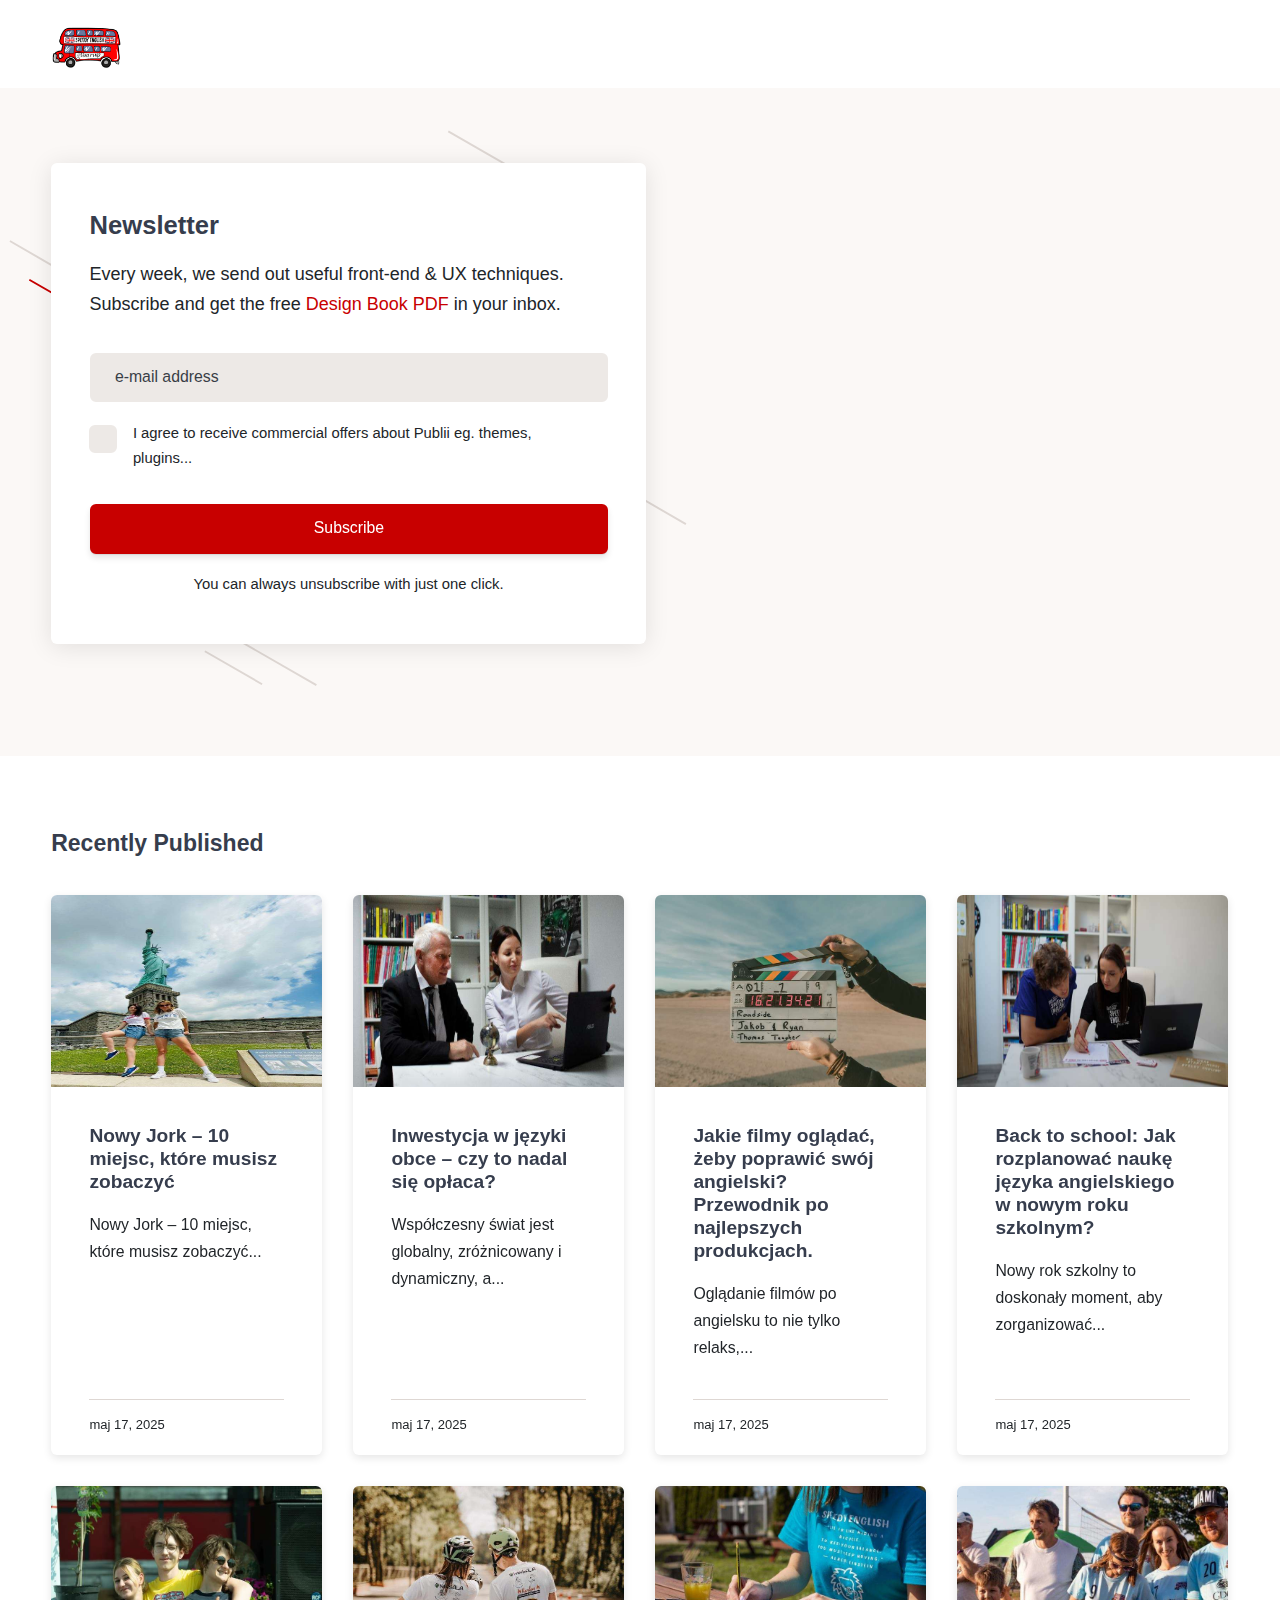
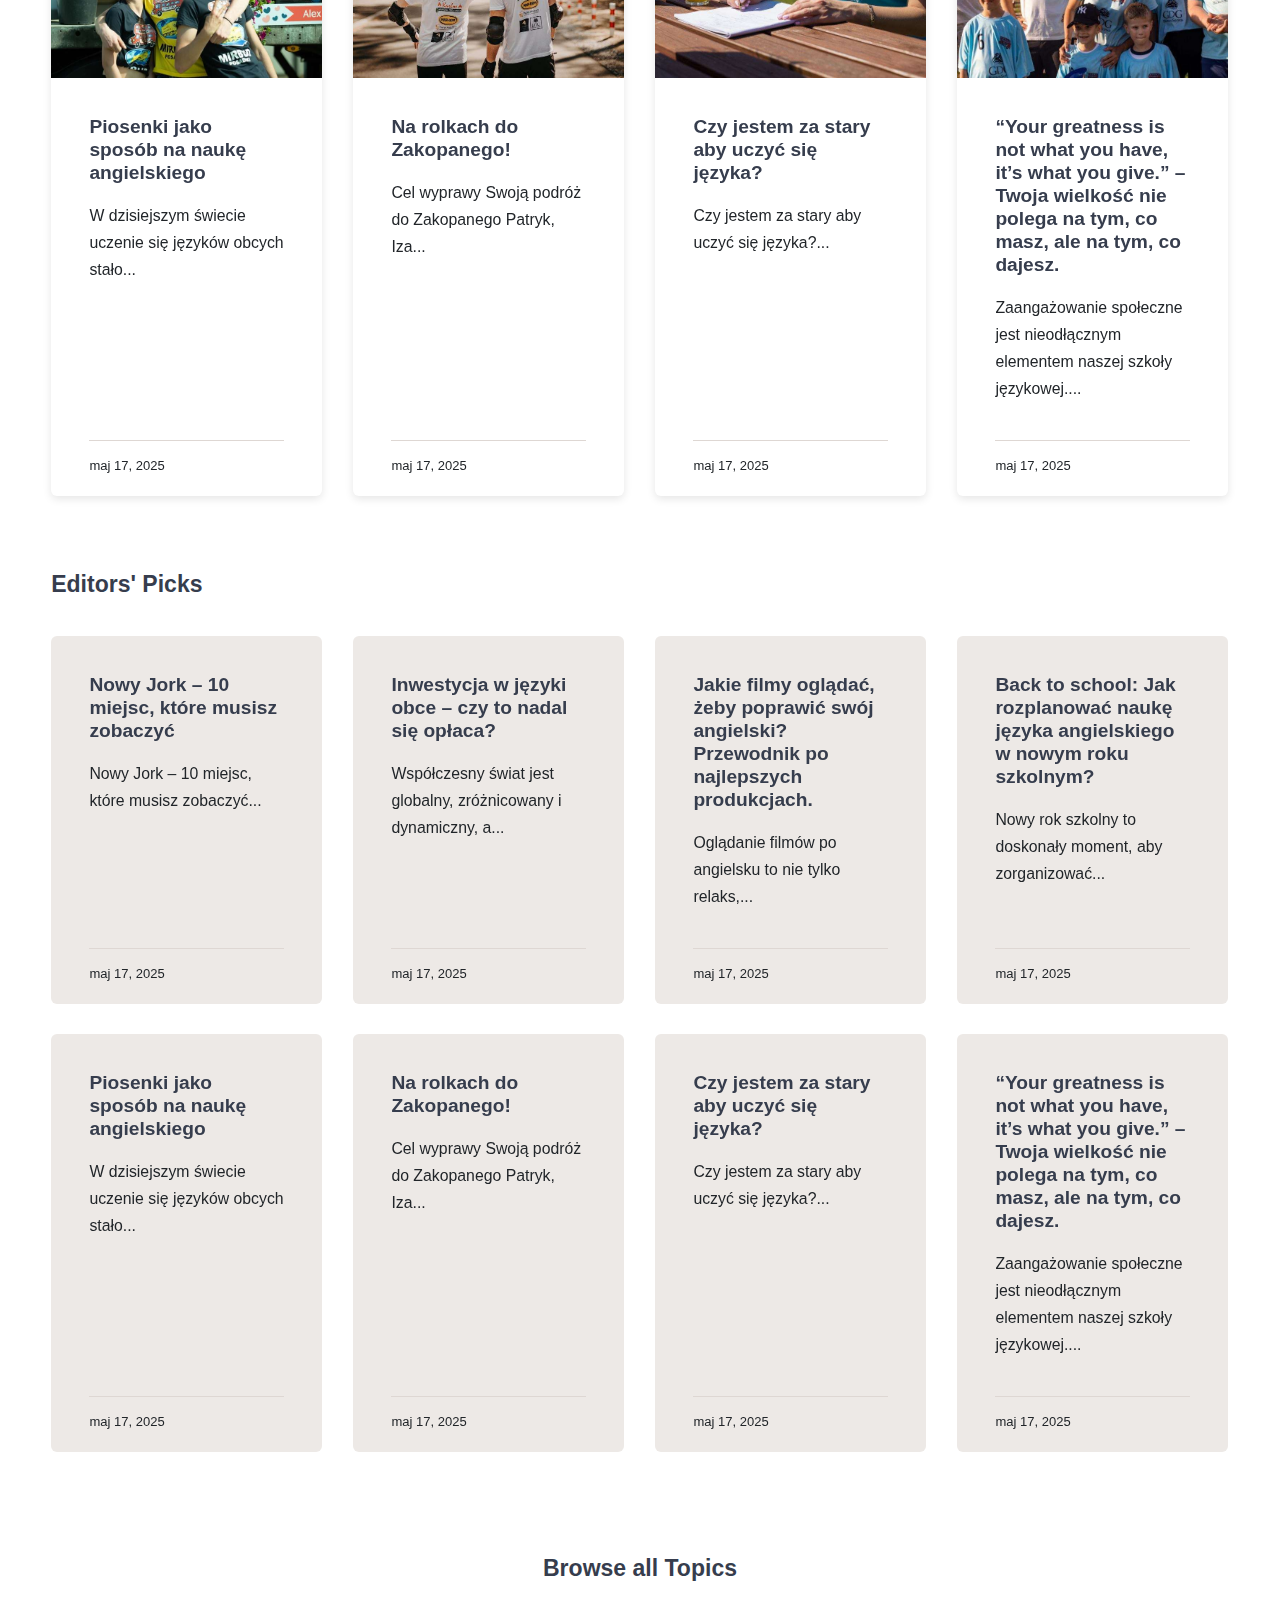
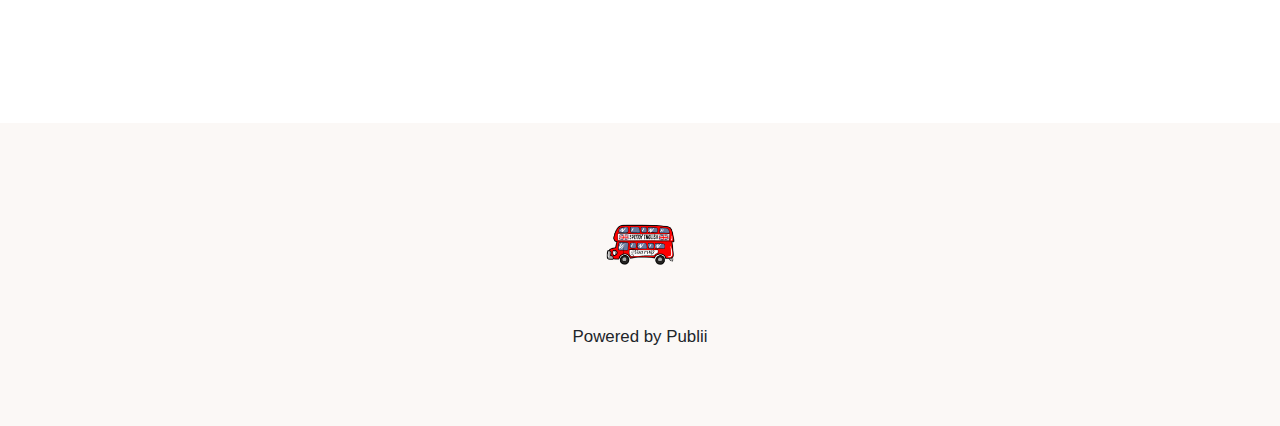
<file: index.html>
<!DOCTYPE html><html lang="pl" data-theme="custom"><head><meta charset="utf-8"><meta http-equiv="X-UA-Compatible" content="IE=edge"><meta name="viewport" content="width=device-width,initial-scale=1"><title>blog.speedyenglish.pl</title><meta name="generator" content="Publii Open-Source CMS for Static Site"><script type="text/javascript" async src="https://www.googletagmanager.com/gtag/js?id="></script><script type="text/javascript">window.dataLayer = window.dataLayer || [];
				  function gtag(){dataLayer.push(arguments);}
				  gtag('js', new Date());
				  gtag('config', '' );</script><link rel="canonical" href="https://mrphilip7.github.io/blogspeedyenglish/"><meta property="og:title" content="blog.speedyenglish.pl"><meta property="og:image" content="https://mrphilip7.github.io/blogspeedyenglish/media/website/autobusik_256x2561.png"><meta property="og:image:width" content="256"><meta property="og:image:height" content="256"><meta property="og:site_name" content="blog.speedyenglish.pl"><meta property="og:description" content=""><meta property="og:url" content="https://mrphilip7.github.io/blogspeedyenglish/"><meta property="og:type" content="website"><link rel="alternate" type="application/atom+xml" href="https://mrphilip7.github.io/blogspeedyenglish/feed.xml" title="blog.speedyenglish.pl - RSS"><link rel="alternate" type="application/json" href="https://mrphilip7.github.io/blogspeedyenglish/feed.json" title="blog.speedyenglish.pl - JSON"><link rel="stylesheet" href="https://mrphilip7.github.io/blogspeedyenglish/assets/css/style.css?v=0d556ac7c01f7da7bcd2398b2987647e"><script type="application/ld+json">{"@context":"http://schema.org","@type":"Organization","name":"blog.speedyenglish.pl","logo":"https://mrphilip7.github.io/blogspeedyenglish/media/website/autobusik_256x2561.png","url":"https://mrphilip7.github.io/blogspeedyenglish/"}</script><noscript><style>img[loading] {
                    opacity: 1;
                }</style></noscript></head><body class="home-template"><header class="header" id="js-header"><div><a class="logo" href="https://mrphilip7.github.io/blogspeedyenglish/"><img src="https://mrphilip7.github.io/blogspeedyenglish/media/website/autobusik_256x2561.png" alt="blog.speedyenglish.pl" width="256" height="256"></a></div></header><main><div class="headline"><div class="wrapper"><div class="headline__top"><div class="headline__box"><svg xmlns="http://www.w3.org/2000/svg" viewbox="0 0 699.25 647.33" class="headline__box__decor"><path d="M20,176l134,77M493,100l126,73" fill="none" stroke-width="2" class="decor-1"/><path d="M0,136l126,73M50,141l54,31M66,450,316,594m-56-1-59-34M521,148l134,77M452,23,556,83m0,263,141,82m-73-27-59-34" fill="none" stroke-width="2" class="decor-2"/></svg><div class="headline__box__content newsletter"><h2 class="h3">Newsletter</h2><p>Every week, we send out useful front-end &amp; UX techniques. Subscribe and get the free <a href="#">Design Book PDF</a> in your inbox.</p><form action="" method="post" id="mc-embedded-subscribe-form" name="mc-embedded-subscribe-form" class="newsletter__form" target="_blank"><div><input name="EMAIL" placeholder="e-mail address" id="mce-EMAIL" type="email" aria-label="e-mail address" required></div><div><input type="checkbox" value="2" name="agreement" id="consent-1" required> <label for="consent-1">I agree to receive commercial offers about Publii eg. themes, plugins...</label></div><div><input value="Subscribe" name="subscribe" id="mc-embedded-subscribe" type="submit"></div><p class="newsletter__note">You can always unsubscribe with just one click.</p></form></div></div></div></div></div><div class="wrapper"><section class="section"><h2 class="h4 section__title">Recently Published</h2><div class="card-container card-container--col4"><article class="card"><div class="card__image"><img src="https://mrphilip7.github.io/blogspeedyenglish/media/posts/8/8b11.jpg" srcset="https://mrphilip7.github.io/blogspeedyenglish/media/posts/8/responsive/8b11-xs.jpg 300w, https://mrphilip7.github.io/blogspeedyenglish/media/posts/8/responsive/8b11-sm.jpg 480w, https://mrphilip7.github.io/blogspeedyenglish/media/posts/8/responsive/8b11-md.jpg 768w" sizes="https://mrphilip7.github.io/blogspeedyenglish/media/posts/8/responsive/8b11-xs.jpg 300w ,https://mrphilip7.github.io/blogspeedyenglish/media/posts/8/responsive/8b11-sm.jpg 480w ,https://mrphilip7.github.io/blogspeedyenglish/media/posts/8/responsive/8b11-md.jpg 768w" loading="lazy" height="751" width="600" alt=""></div><div class="card__content"><h2 class="card__title"><a href="https://mrphilip7.github.io/blogspeedyenglish/nowy-jork-10-miejsc-ktore-musisz-zobaczyc.html" class="invert">Nowy Jork – 10 miejsc, które musisz zobaczyć</a></h2><p>Nowy Jork – 10 miejsc, które musisz zobaczyć...</p><footer class="card__footer"><time datetime="2025-05-17T22:58">maj 17, 2025 </time><a href="https://getpocket.com/save?url=https%3A%2F%2Fmrphilip7.github.io%2Fblogspeedyenglish%2Fnowy-jork-10-miejsc-ktore-musisz-zobaczyc.html&title=Nowy%20Jork%20%E2%80%93%2010%20miejsc%2C%20kt%C3%B3re%20musisz%20zobaczy%C4%87" class="btn btn--clean card__readlater js-share" aria-label="Read later" rel="nofollow noopener noreferrer"><svg><use xlink:href="https://mrphilip7.github.io/blogspeedyenglish/assets/svg/svg-map.svg#readlater"/></svg></a></footer></div></article><article class="card"><div class="card__image"><img src="https://mrphilip7.github.io/blogspeedyenglish/media/posts/7/7b11.jpg" srcset="https://mrphilip7.github.io/blogspeedyenglish/media/posts/7/responsive/7b11-xs.jpg 300w, https://mrphilip7.github.io/blogspeedyenglish/media/posts/7/responsive/7b11-sm.jpg 480w, https://mrphilip7.github.io/blogspeedyenglish/media/posts/7/responsive/7b11-md.jpg 768w" sizes="https://mrphilip7.github.io/blogspeedyenglish/media/posts/7/responsive/7b11-xs.jpg 300w ,https://mrphilip7.github.io/blogspeedyenglish/media/posts/7/responsive/7b11-sm.jpg 480w ,https://mrphilip7.github.io/blogspeedyenglish/media/posts/7/responsive/7b11-md.jpg 768w" loading="lazy" height="422" width="750" alt=""></div><div class="card__content"><h2 class="card__title"><a href="https://mrphilip7.github.io/blogspeedyenglish/inwestycja-w-jezyki-obce-czy-to-nadal-sie-oplaca.html" class="invert">Inwestycja w języki obce – czy to nadal się opłaca?</a></h2><p>Współczesny świat jest globalny, zróżnicowany i dynamiczny, a...</p><footer class="card__footer"><time datetime="2025-05-17T22:58">maj 17, 2025 </time><a href="https://getpocket.com/save?url=https%3A%2F%2Fmrphilip7.github.io%2Fblogspeedyenglish%2Finwestycja-w-jezyki-obce-czy-to-nadal-sie-oplaca.html&title=Inwestycja%20w%20j%C4%99zyki%20obce%20%E2%80%93%20czy%20to%20nadal%20si%C4%99%20op%C5%82aca%3F" class="btn btn--clean card__readlater js-share" aria-label="Read later" rel="nofollow noopener noreferrer"><svg><use xlink:href="https://mrphilip7.github.io/blogspeedyenglish/assets/svg/svg-map.svg#readlater"/></svg></a></footer></div></article><article class="card"><div class="card__image"><img src="https://mrphilip7.github.io/blogspeedyenglish/media/posts/6/photo-1485846234645-a62644f847281.jpg" srcset="https://mrphilip7.github.io/blogspeedyenglish/media/posts/6/responsive/photo-1485846234645-a62644f847281-xs.jpg 300w, https://mrphilip7.github.io/blogspeedyenglish/media/posts/6/responsive/photo-1485846234645-a62644f847281-sm.jpg 480w, https://mrphilip7.github.io/blogspeedyenglish/media/posts/6/responsive/photo-1485846234645-a62644f847281-md.jpg 768w" sizes="https://mrphilip7.github.io/blogspeedyenglish/media/posts/6/responsive/photo-1485846234645-a62644f847281-xs.jpg 300w ,https://mrphilip7.github.io/blogspeedyenglish/media/posts/6/responsive/photo-1485846234645-a62644f847281-sm.jpg 480w ,https://mrphilip7.github.io/blogspeedyenglish/media/posts/6/responsive/photo-1485846234645-a62644f847281-md.jpg 768w" loading="lazy" height="3648" width="5398" alt=""></div><div class="card__content"><h2 class="card__title"><a href="https://mrphilip7.github.io/blogspeedyenglish/jakie-filmy-ogladac-zeby-poprawic-swoj-angielski-przewodnik-po-najlepszych-produkcjach.html" class="invert">Jakie filmy oglądać, żeby poprawić swój angielski? Przewodnik po najlepszych produkcjach.</a></h2><p>Oglądanie filmów po angielsku to nie tylko relaks,...</p><footer class="card__footer"><time datetime="2025-05-17T22:57">maj 17, 2025 </time><a href="https://getpocket.com/save?url=https%3A%2F%2Fmrphilip7.github.io%2Fblogspeedyenglish%2Fjakie-filmy-ogladac-zeby-poprawic-swoj-angielski-przewodnik-po-najlepszych-produkcjach.html&title=Jakie%20filmy%20ogl%C4%85da%C4%87%2C%20%C5%BCeby%20poprawi%C4%87%20sw%C3%B3j%20angielski%3F%20Przewodnik%20po%20najlepszych%20produkcjach." class="btn btn--clean card__readlater js-share" aria-label="Read later" rel="nofollow noopener noreferrer"><svg><use xlink:href="https://mrphilip7.github.io/blogspeedyenglish/assets/svg/svg-map.svg#readlater"/></svg></a></footer></div></article><article class="card"><div class="card__image"><img src="https://mrphilip7.github.io/blogspeedyenglish/media/posts/5/blog51.jpeg" srcset="https://mrphilip7.github.io/blogspeedyenglish/media/posts/5/responsive/blog51-xs.jpeg 300w, https://mrphilip7.github.io/blogspeedyenglish/media/posts/5/responsive/blog51-sm.jpeg 480w, https://mrphilip7.github.io/blogspeedyenglish/media/posts/5/responsive/blog51-md.jpeg 768w" sizes="https://mrphilip7.github.io/blogspeedyenglish/media/posts/5/responsive/blog51-xs.jpeg 300w ,https://mrphilip7.github.io/blogspeedyenglish/media/posts/5/responsive/blog51-sm.jpeg 480w ,https://mrphilip7.github.io/blogspeedyenglish/media/posts/5/responsive/blog51-md.jpeg 768w" loading="lazy" height="563" width="1000" alt=""></div><div class="card__content"><h2 class="card__title"><a href="https://mrphilip7.github.io/blogspeedyenglish/back-to-school-jak-rozplanowac-nauke-jezyka-angielskiego-w-nowym-roku-szkolnym.html" class="invert">Back to school: Jak rozplanować naukę języka angielskiego w nowym roku szkolnym?</a></h2><p>Nowy rok szkolny to doskonały moment, aby zorganizować...</p><footer class="card__footer"><time datetime="2025-05-17T22:55">maj 17, 2025 </time><a href="https://getpocket.com/save?url=https%3A%2F%2Fmrphilip7.github.io%2Fblogspeedyenglish%2Fback-to-school-jak-rozplanowac-nauke-jezyka-angielskiego-w-nowym-roku-szkolnym.html&title=Back%20to%20school%3A%20Jak%20rozplanowa%C4%87%20nauk%C4%99%20j%C4%99zyka%20angielskiego%20w%20nowym%20roku%20szkolnym%3F" class="btn btn--clean card__readlater js-share" aria-label="Read later" rel="nofollow noopener noreferrer"><svg><use xlink:href="https://mrphilip7.github.io/blogspeedyenglish/assets/svg/svg-map.svg#readlater"/></svg></a></footer></div></article><article class="card"><div class="card__image"><img src="https://mrphilip7.github.io/blogspeedyenglish/media/posts/4/blog-4-zdj1.jpeg" srcset="https://mrphilip7.github.io/blogspeedyenglish/media/posts/4/responsive/blog-4-zdj1-xs.jpeg 300w, https://mrphilip7.github.io/blogspeedyenglish/media/posts/4/responsive/blog-4-zdj1-sm.jpeg 480w, https://mrphilip7.github.io/blogspeedyenglish/media/posts/4/responsive/blog-4-zdj1-md.jpeg 768w" sizes="https://mrphilip7.github.io/blogspeedyenglish/media/posts/4/responsive/blog-4-zdj1-xs.jpeg 300w ,https://mrphilip7.github.io/blogspeedyenglish/media/posts/4/responsive/blog-4-zdj1-sm.jpeg 480w ,https://mrphilip7.github.io/blogspeedyenglish/media/posts/4/responsive/blog-4-zdj1-md.jpeg 768w" loading="lazy" height="684" width="1024" alt=""></div><div class="card__content"><h2 class="card__title"><a href="https://mrphilip7.github.io/blogspeedyenglish/piosenki-jako-sposob-na-nauke-angielskiego.html" class="invert">Piosenki jako sposób na naukę angielskiego</a></h2><p>W dzisiejszym świecie uczenie się języków obcych stało...</p><footer class="card__footer"><time datetime="2025-05-17T22:31">maj 17, 2025 </time><a href="https://getpocket.com/save?url=https%3A%2F%2Fmrphilip7.github.io%2Fblogspeedyenglish%2Fpiosenki-jako-sposob-na-nauke-angielskiego.html&title=Piosenki%20jako%20spos%C3%B3b%20na%20nauk%C4%99%20angielskiego" class="btn btn--clean card__readlater js-share" aria-label="Read later" rel="nofollow noopener noreferrer"><svg><use xlink:href="https://mrphilip7.github.io/blogspeedyenglish/assets/svg/svg-map.svg#readlater"/></svg></a></footer></div></article><article class="card"><div class="card__image"><img src="https://mrphilip7.github.io/blogspeedyenglish/media/posts/3/blog-3-rolki1.jpeg" srcset="https://mrphilip7.github.io/blogspeedyenglish/media/posts/3/responsive/blog-3-rolki1-xs.jpeg 300w, https://mrphilip7.github.io/blogspeedyenglish/media/posts/3/responsive/blog-3-rolki1-sm.jpeg 480w, https://mrphilip7.github.io/blogspeedyenglish/media/posts/3/responsive/blog-3-rolki1-md.jpeg 768w" sizes="https://mrphilip7.github.io/blogspeedyenglish/media/posts/3/responsive/blog-3-rolki1-xs.jpeg 300w ,https://mrphilip7.github.io/blogspeedyenglish/media/posts/3/responsive/blog-3-rolki1-sm.jpeg 480w ,https://mrphilip7.github.io/blogspeedyenglish/media/posts/3/responsive/blog-3-rolki1-md.jpeg 768w" loading="lazy" height="501" width="750" alt=""></div><div class="card__content"><h2 class="card__title"><a href="https://mrphilip7.github.io/blogspeedyenglish/na-rolkach-do-zakopanego.html" class="invert">Na rolkach do Zakopanego!</a></h2><p>Cel wyprawy Swoją podróż do Zakopanego Patryk, Iza...</p><footer class="card__footer"><time datetime="2025-05-17T22:10">maj 17, 2025 </time><a href="https://getpocket.com/save?url=https%3A%2F%2Fmrphilip7.github.io%2Fblogspeedyenglish%2Fna-rolkach-do-zakopanego.html&title=Na%20rolkach%20do%20Zakopanego!" class="btn btn--clean card__readlater js-share" aria-label="Read later" rel="nofollow noopener noreferrer"><svg><use xlink:href="https://mrphilip7.github.io/blogspeedyenglish/assets/svg/svg-map.svg#readlater"/></svg></a></footer></div></article><article class="card"><div class="card__image"><img src="https://mrphilip7.github.io/blogspeedyenglish/media/posts/2/b21.jpg" srcset="https://mrphilip7.github.io/blogspeedyenglish/media/posts/2/responsive/b21-xs.jpg 300w, https://mrphilip7.github.io/blogspeedyenglish/media/posts/2/responsive/b21-sm.jpg 480w, https://mrphilip7.github.io/blogspeedyenglish/media/posts/2/responsive/b21-md.jpg 768w" sizes="https://mrphilip7.github.io/blogspeedyenglish/media/posts/2/responsive/b21-xs.jpg 300w ,https://mrphilip7.github.io/blogspeedyenglish/media/posts/2/responsive/b21-sm.jpg 480w ,https://mrphilip7.github.io/blogspeedyenglish/media/posts/2/responsive/b21-md.jpg 768w" loading="lazy" height="500" width="750" alt=""></div><div class="card__content"><h2 class="card__title"><a href="https://mrphilip7.github.io/blogspeedyenglish/czy-jestem-za-stary-aby-uczyc-sie-jezyka.html" class="invert">Czy jestem za stary aby uczyć się języka?</a></h2><p>Czy jestem za stary aby uczyć się języka?...</p><footer class="card__footer"><time datetime="2025-05-17T21:54">maj 17, 2025 </time><a href="https://getpocket.com/save?url=https%3A%2F%2Fmrphilip7.github.io%2Fblogspeedyenglish%2Fczy-jestem-za-stary-aby-uczyc-sie-jezyka.html&title=Czy%20jestem%20za%20stary%20aby%20uczy%C4%87%20si%C4%99%20j%C4%99zyka%3F" class="btn btn--clean card__readlater js-share" aria-label="Read later" rel="nofollow noopener noreferrer"><svg><use xlink:href="https://mrphilip7.github.io/blogspeedyenglish/assets/svg/svg-map.svg#readlater"/></svg></a></footer></div></article><article class="card"><div class="card__image"><img src="https://mrphilip7.github.io/blogspeedyenglish/media/posts/1/b11.jpg" srcset="https://mrphilip7.github.io/blogspeedyenglish/media/posts/1/responsive/b11-xs.jpg 300w, https://mrphilip7.github.io/blogspeedyenglish/media/posts/1/responsive/b11-sm.jpg 480w, https://mrphilip7.github.io/blogspeedyenglish/media/posts/1/responsive/b11-md.jpg 768w" sizes="https://mrphilip7.github.io/blogspeedyenglish/media/posts/1/responsive/b11-xs.jpg 300w ,https://mrphilip7.github.io/blogspeedyenglish/media/posts/1/responsive/b11-sm.jpg 480w ,https://mrphilip7.github.io/blogspeedyenglish/media/posts/1/responsive/b11-md.jpg 768w" loading="lazy" height="501" width="750" alt=""></div><div class="card__content"><h2 class="card__title"><a href="https://mrphilip7.github.io/blogspeedyenglish/your-greatness-is-not-what-you-have-its-what-you-give-twoja-wielkosc-nie-polega-na-tym-co-masz-ale-na-tym-co-dajesz.html" class="invert">“Your greatness is not what you have, it’s what you give.” – Twoja wielkość nie polega na tym, co masz, ale na tym, co dajesz.</a></h2><p>Zaangażowanie społeczne jest nieodłącznym elementem naszej szkoły językowej....</p><footer class="card__footer"><time datetime="2025-05-17T21:42">maj 17, 2025 </time><a href="https://getpocket.com/save?url=https%3A%2F%2Fmrphilip7.github.io%2Fblogspeedyenglish%2Fyour-greatness-is-not-what-you-have-its-what-you-give-twoja-wielkosc-nie-polega-na-tym-co-masz-ale-na-tym-co-dajesz.html&title=%E2%80%9CYour%20greatness%20is%20not%20what%20you%20have%2C%20it%E2%80%99s%20what%20you%20give.%E2%80%9D%20%E2%80%93%20Twoja%20wielko%C5%9B%C4%87%20nie%20polega%20na%20tym%2C%20co%20masz%2C%20ale%20na%20tym%2C%20co%20dajesz." class="btn btn--clean card__readlater js-share" aria-label="Read later" rel="nofollow noopener noreferrer"><svg><use xlink:href="https://mrphilip7.github.io/blogspeedyenglish/assets/svg/svg-map.svg#readlater"/></svg></a></footer></div></article></div></section><section class="section"><h2 class="h4 section__title">Editors' Picks</h2><div class="card-container card-container--col4"><article class="card card--dark"><div class="card__content"><h2 class="card__title"><a href="https://mrphilip7.github.io/blogspeedyenglish/nowy-jork-10-miejsc-ktore-musisz-zobaczyc.html" class="invert">Nowy Jork – 10 miejsc, które musisz zobaczyć</a></h2><p>Nowy Jork – 10 miejsc, które musisz zobaczyć...</p><footer class="card__footer"><time datetime="2025-05-17T22:58">maj 17, 2025 </time><a href="https://getpocket.com/save?url=https%3A%2F%2Fmrphilip7.github.io%2Fblogspeedyenglish%2Fnowy-jork-10-miejsc-ktore-musisz-zobaczyc.html&title=Nowy%20Jork%20%E2%80%93%2010%20miejsc%2C%20kt%C3%B3re%20musisz%20zobaczy%C4%87" class="btn btn--clean card__readlater js-share" aria-label="Read later"><svg><use xlink:href="https://mrphilip7.github.io/blogspeedyenglish/assets/svg/svg-map.svg#readlater"/></svg></a></footer></div></article><article class="card card--dark"><div class="card__content"><h2 class="card__title"><a href="https://mrphilip7.github.io/blogspeedyenglish/inwestycja-w-jezyki-obce-czy-to-nadal-sie-oplaca.html" class="invert">Inwestycja w języki obce – czy to nadal się opłaca?</a></h2><p>Współczesny świat jest globalny, zróżnicowany i dynamiczny, a...</p><footer class="card__footer"><time datetime="2025-05-17T22:58">maj 17, 2025 </time><a href="https://getpocket.com/save?url=https%3A%2F%2Fmrphilip7.github.io%2Fblogspeedyenglish%2Finwestycja-w-jezyki-obce-czy-to-nadal-sie-oplaca.html&title=Inwestycja%20w%20j%C4%99zyki%20obce%20%E2%80%93%20czy%20to%20nadal%20si%C4%99%20op%C5%82aca%3F" class="btn btn--clean card__readlater js-share" aria-label="Read later"><svg><use xlink:href="https://mrphilip7.github.io/blogspeedyenglish/assets/svg/svg-map.svg#readlater"/></svg></a></footer></div></article><article class="card card--dark"><div class="card__content"><h2 class="card__title"><a href="https://mrphilip7.github.io/blogspeedyenglish/jakie-filmy-ogladac-zeby-poprawic-swoj-angielski-przewodnik-po-najlepszych-produkcjach.html" class="invert">Jakie filmy oglądać, żeby poprawić swój angielski? Przewodnik po najlepszych produkcjach.</a></h2><p>Oglądanie filmów po angielsku to nie tylko relaks,...</p><footer class="card__footer"><time datetime="2025-05-17T22:57">maj 17, 2025 </time><a href="https://getpocket.com/save?url=https%3A%2F%2Fmrphilip7.github.io%2Fblogspeedyenglish%2Fjakie-filmy-ogladac-zeby-poprawic-swoj-angielski-przewodnik-po-najlepszych-produkcjach.html&title=Jakie%20filmy%20ogl%C4%85da%C4%87%2C%20%C5%BCeby%20poprawi%C4%87%20sw%C3%B3j%20angielski%3F%20Przewodnik%20po%20najlepszych%20produkcjach." class="btn btn--clean card__readlater js-share" aria-label="Read later"><svg><use xlink:href="https://mrphilip7.github.io/blogspeedyenglish/assets/svg/svg-map.svg#readlater"/></svg></a></footer></div></article><article class="card card--dark"><div class="card__content"><h2 class="card__title"><a href="https://mrphilip7.github.io/blogspeedyenglish/back-to-school-jak-rozplanowac-nauke-jezyka-angielskiego-w-nowym-roku-szkolnym.html" class="invert">Back to school: Jak rozplanować naukę języka angielskiego w nowym roku szkolnym?</a></h2><p>Nowy rok szkolny to doskonały moment, aby zorganizować...</p><footer class="card__footer"><time datetime="2025-05-17T22:55">maj 17, 2025 </time><a href="https://getpocket.com/save?url=https%3A%2F%2Fmrphilip7.github.io%2Fblogspeedyenglish%2Fback-to-school-jak-rozplanowac-nauke-jezyka-angielskiego-w-nowym-roku-szkolnym.html&title=Back%20to%20school%3A%20Jak%20rozplanowa%C4%87%20nauk%C4%99%20j%C4%99zyka%20angielskiego%20w%20nowym%20roku%20szkolnym%3F" class="btn btn--clean card__readlater js-share" aria-label="Read later"><svg><use xlink:href="https://mrphilip7.github.io/blogspeedyenglish/assets/svg/svg-map.svg#readlater"/></svg></a></footer></div></article><article class="card card--dark"><div class="card__content"><h2 class="card__title"><a href="https://mrphilip7.github.io/blogspeedyenglish/piosenki-jako-sposob-na-nauke-angielskiego.html" class="invert">Piosenki jako sposób na naukę angielskiego</a></h2><p>W dzisiejszym świecie uczenie się języków obcych stało...</p><footer class="card__footer"><time datetime="2025-05-17T22:31">maj 17, 2025 </time><a href="https://getpocket.com/save?url=https%3A%2F%2Fmrphilip7.github.io%2Fblogspeedyenglish%2Fpiosenki-jako-sposob-na-nauke-angielskiego.html&title=Piosenki%20jako%20spos%C3%B3b%20na%20nauk%C4%99%20angielskiego" class="btn btn--clean card__readlater js-share" aria-label="Read later"><svg><use xlink:href="https://mrphilip7.github.io/blogspeedyenglish/assets/svg/svg-map.svg#readlater"/></svg></a></footer></div></article><article class="card card--dark"><div class="card__content"><h2 class="card__title"><a href="https://mrphilip7.github.io/blogspeedyenglish/na-rolkach-do-zakopanego.html" class="invert">Na rolkach do Zakopanego!</a></h2><p>Cel wyprawy Swoją podróż do Zakopanego Patryk, Iza...</p><footer class="card__footer"><time datetime="2025-05-17T22:10">maj 17, 2025 </time><a href="https://getpocket.com/save?url=https%3A%2F%2Fmrphilip7.github.io%2Fblogspeedyenglish%2Fna-rolkach-do-zakopanego.html&title=Na%20rolkach%20do%20Zakopanego!" class="btn btn--clean card__readlater js-share" aria-label="Read later"><svg><use xlink:href="https://mrphilip7.github.io/blogspeedyenglish/assets/svg/svg-map.svg#readlater"/></svg></a></footer></div></article><article class="card card--dark"><div class="card__content"><h2 class="card__title"><a href="https://mrphilip7.github.io/blogspeedyenglish/czy-jestem-za-stary-aby-uczyc-sie-jezyka.html" class="invert">Czy jestem za stary aby uczyć się języka?</a></h2><p>Czy jestem za stary aby uczyć się języka?...</p><footer class="card__footer"><time datetime="2025-05-17T21:54">maj 17, 2025 </time><a href="https://getpocket.com/save?url=https%3A%2F%2Fmrphilip7.github.io%2Fblogspeedyenglish%2Fczy-jestem-za-stary-aby-uczyc-sie-jezyka.html&title=Czy%20jestem%20za%20stary%20aby%20uczy%C4%87%20si%C4%99%20j%C4%99zyka%3F" class="btn btn--clean card__readlater js-share" aria-label="Read later"><svg><use xlink:href="https://mrphilip7.github.io/blogspeedyenglish/assets/svg/svg-map.svg#readlater"/></svg></a></footer></div></article><article class="card card--dark"><div class="card__content"><h2 class="card__title"><a href="https://mrphilip7.github.io/blogspeedyenglish/your-greatness-is-not-what-you-have-its-what-you-give-twoja-wielkosc-nie-polega-na-tym-co-masz-ale-na-tym-co-dajesz.html" class="invert">“Your greatness is not what you have, it’s what you give.” – Twoja wielkość nie polega na tym, co masz, ale na tym, co dajesz.</a></h2><p>Zaangażowanie społeczne jest nieodłącznym elementem naszej szkoły językowej....</p><footer class="card__footer"><time datetime="2025-05-17T21:42">maj 17, 2025 </time><a href="https://getpocket.com/save?url=https%3A%2F%2Fmrphilip7.github.io%2Fblogspeedyenglish%2Fyour-greatness-is-not-what-you-have-its-what-you-give-twoja-wielkosc-nie-polega-na-tym-co-masz-ale-na-tym-co-dajesz.html&title=%E2%80%9CYour%20greatness%20is%20not%20what%20you%20have%2C%20it%E2%80%99s%20what%20you%20give.%E2%80%9D%20%E2%80%93%20Twoja%20wielko%C5%9B%C4%87%20nie%20polega%20na%20tym%2C%20co%20masz%2C%20ale%20na%20tym%2C%20co%20dajesz." class="btn btn--clean card__readlater js-share" aria-label="Read later"><svg><use xlink:href="https://mrphilip7.github.io/blogspeedyenglish/assets/svg/svg-map.svg#readlater"/></svg></a></footer></div></article></div></section></div></main><div class="section topics"><div class="wrapper"><h2 class="h4 section__title">Browse all Topics</h2><ul class="topics__list"></ul></div></div><footer class="footer section section--lightest"><div class="footer__inner"><a class="logo footer__logo" href="https://mrphilip7.github.io/blogspeedyenglish/"><img src="https://mrphilip7.github.io/blogspeedyenglish/media/website/autobusik_256x2561.png" alt="blog.speedyenglish.pl" width="256" height="256"></a><div class="footer__copyright"><p>Powered by Publii</p></div></div><button class="footer__bttop js-scroll-to-top" aria-label="Back to top" title="Back to top"><svg><use xlink:href="https://mrphilip7.github.io/blogspeedyenglish/assets/svg/svg-map.svg#toparrow"/></svg></button></footer><script defer="defer" src="https://mrphilip7.github.io/blogspeedyenglish/assets/js/scripts.min.js?v=8680a80b5605dca08d4eef4416e29e9f"></script><script>window.publiiThemeMenuConfig = {    
      mobileMenuMode: 'sidebar',
      animationSpeed: 300,
      submenuWidth: 'auto',
      doubleClickTime: 500,
      mobileMenuExpandableSubmenus: true, 
      relatedContainerForOverlayMenuSelector: '.navbar',
   };</script><script>var images = document.querySelectorAll('img[loading]');

      for (var i = 0; i < images.length; i++) {
         if (images[i].complete) {
               images[i].classList.add('is-loaded');
         } else {
               images[i].addEventListener('load', function () {
                  this.classList.add('is-loaded');
               }, false);
         }
      }</script></body></html>
</file>
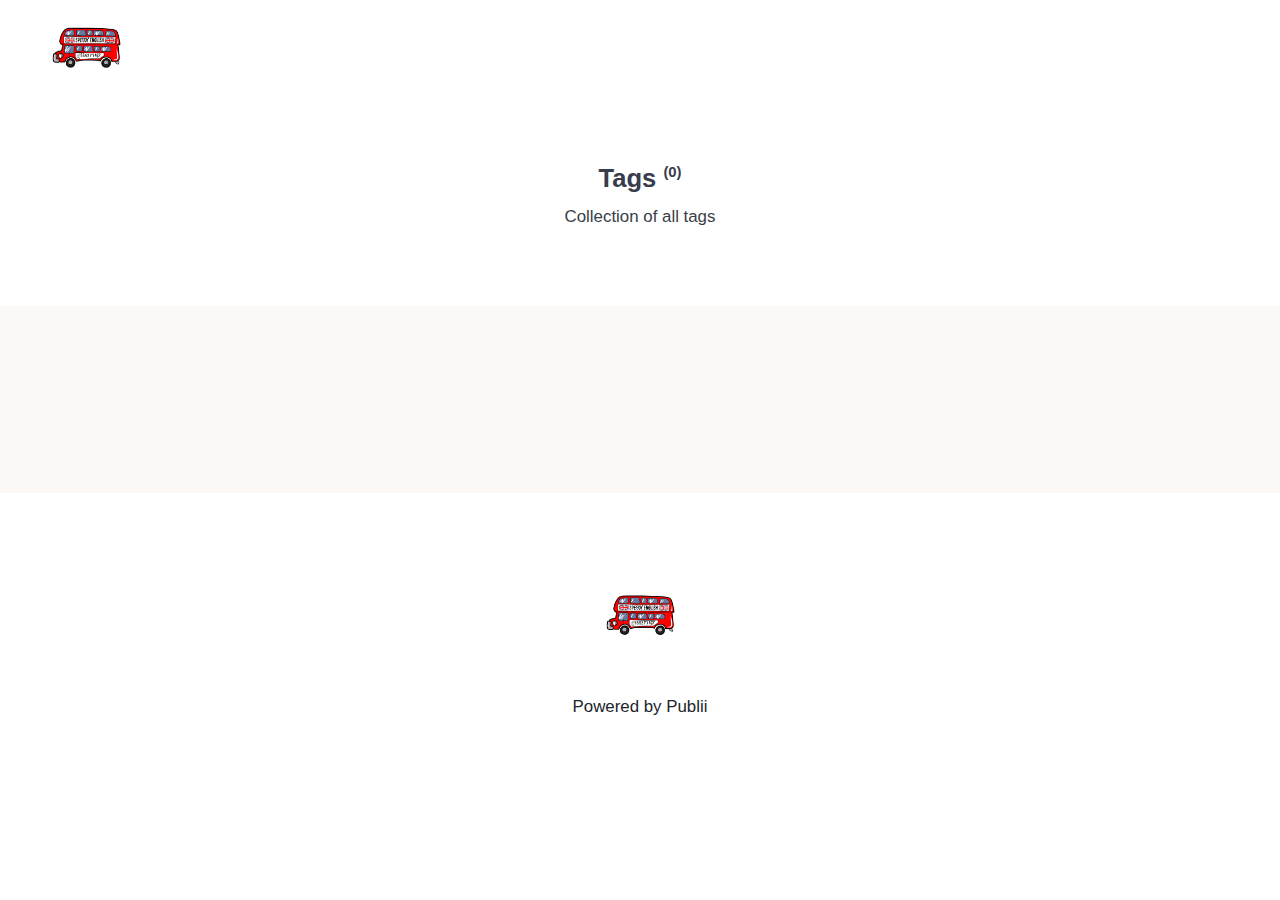
<file: tags/index.html>
<!DOCTYPE html><html lang="pl" data-theme="custom"><head><meta charset="utf-8"><meta http-equiv="X-UA-Compatible" content="IE=edge"><meta name="viewport" content="width=device-width,initial-scale=1"><title>All tags - blog.speedyenglish.pl</title><meta name="robots" content="noindex, follow"><meta name="generator" content="Publii Open-Source CMS for Static Site"><script type="text/javascript" async src="https://www.googletagmanager.com/gtag/js?id="></script><script type="text/javascript">window.dataLayer = window.dataLayer || [];
				  function gtag(){dataLayer.push(arguments);}
				  gtag('js', new Date());
				  gtag('config', '' );</script><meta property="og:title" content="blog.speedyenglish.pl"><meta property="og:image" content="https://mrphilip7.github.io/blogspeedyenglish/media/website/autobusik_256x2561.png"><meta property="og:image:width" content="256"><meta property="og:image:height" content="256"><meta property="og:site_name" content="blog.speedyenglish.pl"><meta property="og:description" content=""><meta property="og:url" content="https://mrphilip7.github.io/blogspeedyenglish/tags/"><meta property="og:type" content="website"><link rel="alternate" type="application/atom+xml" href="https://mrphilip7.github.io/blogspeedyenglish/feed.xml" title="blog.speedyenglish.pl - RSS"><link rel="alternate" type="application/json" href="https://mrphilip7.github.io/blogspeedyenglish/feed.json" title="blog.speedyenglish.pl - JSON"><link rel="stylesheet" href="https://mrphilip7.github.io/blogspeedyenglish/assets/css/style.css?v=0d556ac7c01f7da7bcd2398b2987647e"><script type="application/ld+json">{"@context":"http://schema.org","@type":"Organization","name":"blog.speedyenglish.pl","logo":"https://mrphilip7.github.io/blogspeedyenglish/media/website/autobusik_256x2561.png","url":"https://mrphilip7.github.io/blogspeedyenglish/"}</script><noscript><style>img[loading] {
                    opacity: 1;
                }</style></noscript></head><body class="tags-template"><header class="header" id="js-header"><div><a class="logo" href="https://mrphilip7.github.io/blogspeedyenglish/"><img src="https://mrphilip7.github.io/blogspeedyenglish/media/website/autobusik_256x2561.png" alt="blog.speedyenglish.pl" width="256" height="256"></a></div></header><main class="page page--tags"><header class="page__header"><div class="wrapper"><h1 class="h3 page__title">Tags <sup>(0)</sup></h1><p class="page__description">Collection of all tags</p></div></header><div class="headline"><div class="wrapper"><div class="card-container card-container--col4"></div></div></div></main><footer class="footer section"><div class="footer__inner"><a class="logo footer__logo" href="https://mrphilip7.github.io/blogspeedyenglish/"><img src="https://mrphilip7.github.io/blogspeedyenglish/media/website/autobusik_256x2561.png" alt="blog.speedyenglish.pl" width="256" height="256"></a><div class="footer__copyright"><p>Powered by Publii</p></div></div><button class="footer__bttop js-scroll-to-top" aria-label="Back to top" title="Back to top"><svg><use xlink:href="https://mrphilip7.github.io/blogspeedyenglish/assets/svg/svg-map.svg#toparrow"/></svg></button></footer><script defer="defer" src="https://mrphilip7.github.io/blogspeedyenglish/assets/js/scripts.min.js?v=8680a80b5605dca08d4eef4416e29e9f"></script><script>window.publiiThemeMenuConfig = {    
      mobileMenuMode: 'sidebar',
      animationSpeed: 300,
      submenuWidth: 'auto',
      doubleClickTime: 500,
      mobileMenuExpandableSubmenus: true, 
      relatedContainerForOverlayMenuSelector: '.navbar',
   };</script><script>var images = document.querySelectorAll('img[loading]');

      for (var i = 0; i < images.length; i++) {
         if (images[i].complete) {
               images[i].classList.add('is-loaded');
         } else {
               images[i].addEventListener('load', function () {
                  this.classList.add('is-loaded');
               }, false);
         }
      }</script></body></html>
</file>
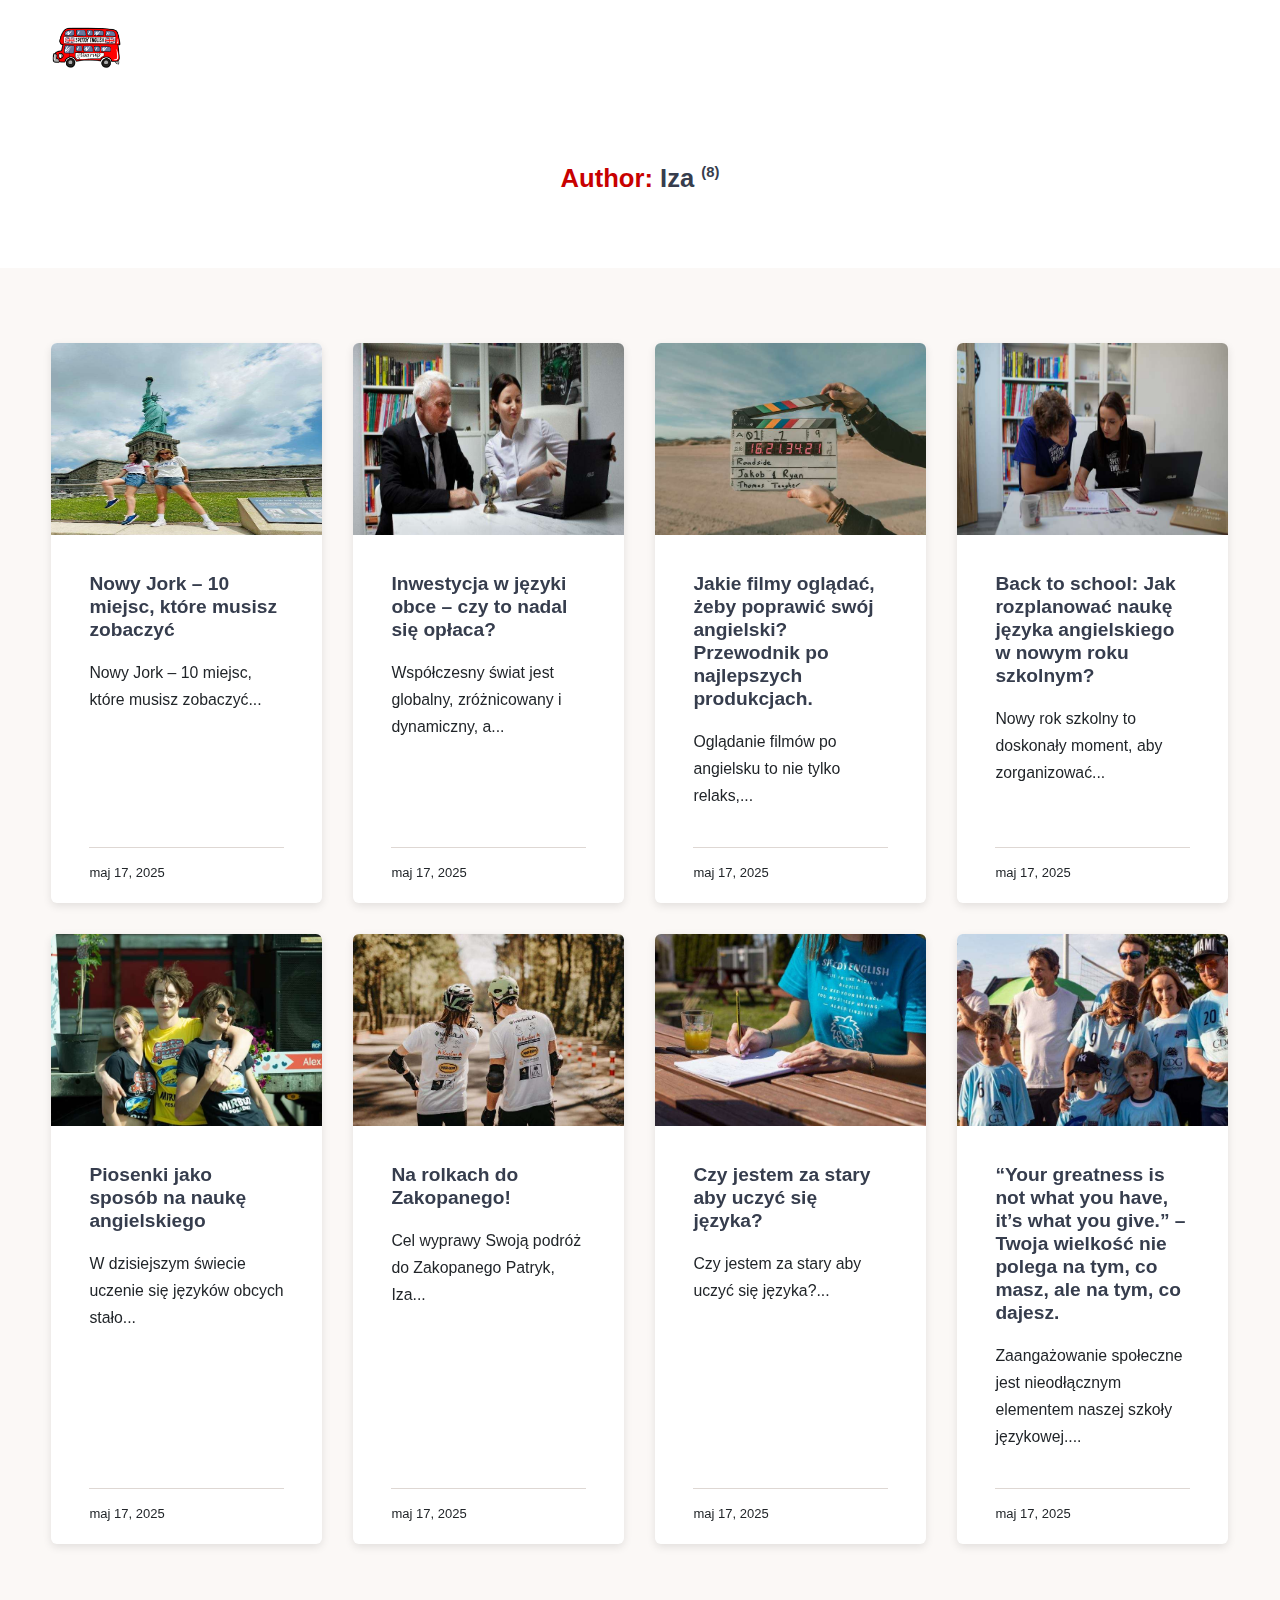
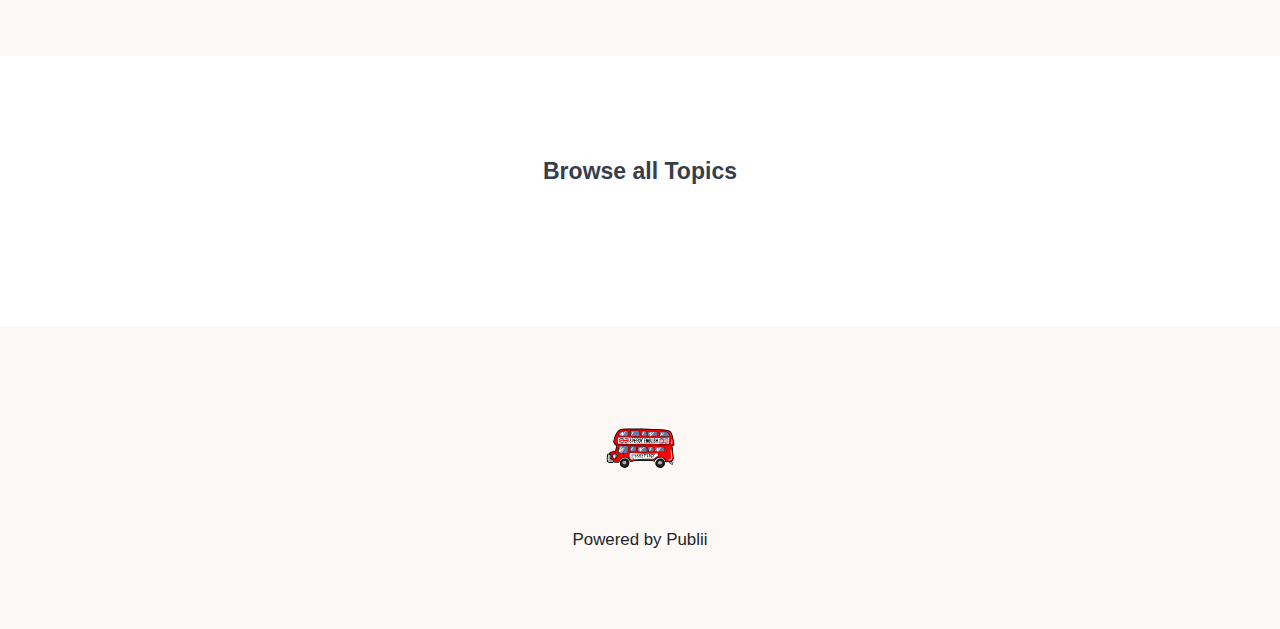
<file: authors/iza/index.html>
<!DOCTYPE html><html lang="pl" data-theme="custom"><head><meta charset="utf-8"><meta http-equiv="X-UA-Compatible" content="IE=edge"><meta name="viewport" content="width=device-width,initial-scale=1"><title>Author: Iza - blog.speedyenglish.pl</title><meta name="robots" content="noindex, follow"><meta name="generator" content="Publii Open-Source CMS for Static Site"><script type="text/javascript" async src="https://www.googletagmanager.com/gtag/js?id="></script><script type="text/javascript">window.dataLayer = window.dataLayer || [];
				  function gtag(){dataLayer.push(arguments);}
				  gtag('js', new Date());
				  gtag('config', '' );</script><meta property="og:title" content="Iza"><meta property="og:image" content="https://mrphilip7.github.io/blogspeedyenglish/media/website/autobusik_256x2561.png"><meta property="og:image:width" content="256"><meta property="og:image:height" content="256"><meta property="og:site_name" content="blog.speedyenglish.pl"><meta property="og:description" content=""><meta property="og:url" content="https://mrphilip7.github.io/blogspeedyenglish/authors/iza/"><meta property="og:type" content="website"><link rel="alternate" type="application/atom+xml" href="https://mrphilip7.github.io/blogspeedyenglish/feed.xml" title="blog.speedyenglish.pl - RSS"><link rel="alternate" type="application/json" href="https://mrphilip7.github.io/blogspeedyenglish/feed.json" title="blog.speedyenglish.pl - JSON"><link rel="stylesheet" href="https://mrphilip7.github.io/blogspeedyenglish/assets/css/style.css?v=0d556ac7c01f7da7bcd2398b2987647e"><script type="application/ld+json">{"@context":"http://schema.org","@type":"Organization","name":"blog.speedyenglish.pl","logo":"https://mrphilip7.github.io/blogspeedyenglish/media/website/autobusik_256x2561.png","url":"https://mrphilip7.github.io/blogspeedyenglish/"}</script><noscript><style>img[loading] {
                    opacity: 1;
                }</style></noscript></head><body class="author-template"><header class="header" id="js-header"><div><a class="logo" href="https://mrphilip7.github.io/blogspeedyenglish/"><img src="https://mrphilip7.github.io/blogspeedyenglish/media/website/autobusik_256x2561.png" alt="blog.speedyenglish.pl" width="256" height="256"></a></div></header><main class="page page--author"><header class="page__header"><div class="wrapper"><h1 class="h3 page__title"><span>Author: </span>Iza <sup>(8)</sup></h1></div></header><div class="headline"><div class="wrapper"><div class="card-container card-container--col4"><article class="card"><div class="card__image"><img src="https://mrphilip7.github.io/blogspeedyenglish/media/posts/8/8b11.jpg" srcset="https://mrphilip7.github.io/blogspeedyenglish/media/posts/8/responsive/8b11-xs.jpg 300w, https://mrphilip7.github.io/blogspeedyenglish/media/posts/8/responsive/8b11-sm.jpg 480w, https://mrphilip7.github.io/blogspeedyenglish/media/posts/8/responsive/8b11-md.jpg 768w" sizes="https://mrphilip7.github.io/blogspeedyenglish/media/posts/8/responsive/8b11-xs.jpg 300w ,https://mrphilip7.github.io/blogspeedyenglish/media/posts/8/responsive/8b11-sm.jpg 480w ,https://mrphilip7.github.io/blogspeedyenglish/media/posts/8/responsive/8b11-md.jpg 768w" loading="lazy" height="751" width="600" alt=""></div><div class="card__content"><h2 class="card__title"><a href="https://mrphilip7.github.io/blogspeedyenglish/nowy-jork-10-miejsc-ktore-musisz-zobaczyc.html" class="invert">Nowy Jork – 10 miejsc, które musisz zobaczyć</a></h2><p>Nowy Jork – 10 miejsc, które musisz zobaczyć...</p><footer class="card__footer"><time datetime="2025-05-17T22:58">maj 17, 2025 </time><a href="https://getpocket.com/save?url=https%3A%2F%2Fmrphilip7.github.io%2Fblogspeedyenglish%2Fnowy-jork-10-miejsc-ktore-musisz-zobaczyc.html&title=Nowy%20Jork%20%E2%80%93%2010%20miejsc%2C%20kt%C3%B3re%20musisz%20zobaczy%C4%87" class="btn btn--clean card__readlater js-share" aria-label="Read later"><svg><use xlink:href="https://mrphilip7.github.io/blogspeedyenglish/assets/svg/svg-map.svg#readlater"/></svg></a></footer></div></article><article class="card"><div class="card__image"><img src="https://mrphilip7.github.io/blogspeedyenglish/media/posts/7/7b11.jpg" srcset="https://mrphilip7.github.io/blogspeedyenglish/media/posts/7/responsive/7b11-xs.jpg 300w, https://mrphilip7.github.io/blogspeedyenglish/media/posts/7/responsive/7b11-sm.jpg 480w, https://mrphilip7.github.io/blogspeedyenglish/media/posts/7/responsive/7b11-md.jpg 768w" sizes="https://mrphilip7.github.io/blogspeedyenglish/media/posts/7/responsive/7b11-xs.jpg 300w ,https://mrphilip7.github.io/blogspeedyenglish/media/posts/7/responsive/7b11-sm.jpg 480w ,https://mrphilip7.github.io/blogspeedyenglish/media/posts/7/responsive/7b11-md.jpg 768w" loading="lazy" height="422" width="750" alt=""></div><div class="card__content"><h2 class="card__title"><a href="https://mrphilip7.github.io/blogspeedyenglish/inwestycja-w-jezyki-obce-czy-to-nadal-sie-oplaca.html" class="invert">Inwestycja w języki obce – czy to nadal się opłaca?</a></h2><p>Współczesny świat jest globalny, zróżnicowany i dynamiczny, a...</p><footer class="card__footer"><time datetime="2025-05-17T22:58">maj 17, 2025 </time><a href="https://getpocket.com/save?url=https%3A%2F%2Fmrphilip7.github.io%2Fblogspeedyenglish%2Finwestycja-w-jezyki-obce-czy-to-nadal-sie-oplaca.html&title=Inwestycja%20w%20j%C4%99zyki%20obce%20%E2%80%93%20czy%20to%20nadal%20si%C4%99%20op%C5%82aca%3F" class="btn btn--clean card__readlater js-share" aria-label="Read later"><svg><use xlink:href="https://mrphilip7.github.io/blogspeedyenglish/assets/svg/svg-map.svg#readlater"/></svg></a></footer></div></article><article class="card"><div class="card__image"><img src="https://mrphilip7.github.io/blogspeedyenglish/media/posts/6/photo-1485846234645-a62644f847281.jpg" srcset="https://mrphilip7.github.io/blogspeedyenglish/media/posts/6/responsive/photo-1485846234645-a62644f847281-xs.jpg 300w, https://mrphilip7.github.io/blogspeedyenglish/media/posts/6/responsive/photo-1485846234645-a62644f847281-sm.jpg 480w, https://mrphilip7.github.io/blogspeedyenglish/media/posts/6/responsive/photo-1485846234645-a62644f847281-md.jpg 768w" sizes="https://mrphilip7.github.io/blogspeedyenglish/media/posts/6/responsive/photo-1485846234645-a62644f847281-xs.jpg 300w ,https://mrphilip7.github.io/blogspeedyenglish/media/posts/6/responsive/photo-1485846234645-a62644f847281-sm.jpg 480w ,https://mrphilip7.github.io/blogspeedyenglish/media/posts/6/responsive/photo-1485846234645-a62644f847281-md.jpg 768w" loading="lazy" height="3648" width="5398" alt=""></div><div class="card__content"><h2 class="card__title"><a href="https://mrphilip7.github.io/blogspeedyenglish/jakie-filmy-ogladac-zeby-poprawic-swoj-angielski-przewodnik-po-najlepszych-produkcjach.html" class="invert">Jakie filmy oglądać, żeby poprawić swój angielski? Przewodnik po najlepszych produkcjach.</a></h2><p>Oglądanie filmów po angielsku to nie tylko relaks,...</p><footer class="card__footer"><time datetime="2025-05-17T22:57">maj 17, 2025 </time><a href="https://getpocket.com/save?url=https%3A%2F%2Fmrphilip7.github.io%2Fblogspeedyenglish%2Fjakie-filmy-ogladac-zeby-poprawic-swoj-angielski-przewodnik-po-najlepszych-produkcjach.html&title=Jakie%20filmy%20ogl%C4%85da%C4%87%2C%20%C5%BCeby%20poprawi%C4%87%20sw%C3%B3j%20angielski%3F%20Przewodnik%20po%20najlepszych%20produkcjach." class="btn btn--clean card__readlater js-share" aria-label="Read later"><svg><use xlink:href="https://mrphilip7.github.io/blogspeedyenglish/assets/svg/svg-map.svg#readlater"/></svg></a></footer></div></article><article class="card"><div class="card__image"><img src="https://mrphilip7.github.io/blogspeedyenglish/media/posts/5/blog51.jpeg" srcset="https://mrphilip7.github.io/blogspeedyenglish/media/posts/5/responsive/blog51-xs.jpeg 300w, https://mrphilip7.github.io/blogspeedyenglish/media/posts/5/responsive/blog51-sm.jpeg 480w, https://mrphilip7.github.io/blogspeedyenglish/media/posts/5/responsive/blog51-md.jpeg 768w" sizes="https://mrphilip7.github.io/blogspeedyenglish/media/posts/5/responsive/blog51-xs.jpeg 300w ,https://mrphilip7.github.io/blogspeedyenglish/media/posts/5/responsive/blog51-sm.jpeg 480w ,https://mrphilip7.github.io/blogspeedyenglish/media/posts/5/responsive/blog51-md.jpeg 768w" loading="lazy" height="563" width="1000" alt=""></div><div class="card__content"><h2 class="card__title"><a href="https://mrphilip7.github.io/blogspeedyenglish/back-to-school-jak-rozplanowac-nauke-jezyka-angielskiego-w-nowym-roku-szkolnym.html" class="invert">Back to school: Jak rozplanować naukę języka angielskiego w nowym roku szkolnym?</a></h2><p>Nowy rok szkolny to doskonały moment, aby zorganizować...</p><footer class="card__footer"><time datetime="2025-05-17T22:55">maj 17, 2025 </time><a href="https://getpocket.com/save?url=https%3A%2F%2Fmrphilip7.github.io%2Fblogspeedyenglish%2Fback-to-school-jak-rozplanowac-nauke-jezyka-angielskiego-w-nowym-roku-szkolnym.html&title=Back%20to%20school%3A%20Jak%20rozplanowa%C4%87%20nauk%C4%99%20j%C4%99zyka%20angielskiego%20w%20nowym%20roku%20szkolnym%3F" class="btn btn--clean card__readlater js-share" aria-label="Read later"><svg><use xlink:href="https://mrphilip7.github.io/blogspeedyenglish/assets/svg/svg-map.svg#readlater"/></svg></a></footer></div></article><article class="card"><div class="card__image"><img src="https://mrphilip7.github.io/blogspeedyenglish/media/posts/4/blog-4-zdj1.jpeg" srcset="https://mrphilip7.github.io/blogspeedyenglish/media/posts/4/responsive/blog-4-zdj1-xs.jpeg 300w, https://mrphilip7.github.io/blogspeedyenglish/media/posts/4/responsive/blog-4-zdj1-sm.jpeg 480w, https://mrphilip7.github.io/blogspeedyenglish/media/posts/4/responsive/blog-4-zdj1-md.jpeg 768w" sizes="https://mrphilip7.github.io/blogspeedyenglish/media/posts/4/responsive/blog-4-zdj1-xs.jpeg 300w ,https://mrphilip7.github.io/blogspeedyenglish/media/posts/4/responsive/blog-4-zdj1-sm.jpeg 480w ,https://mrphilip7.github.io/blogspeedyenglish/media/posts/4/responsive/blog-4-zdj1-md.jpeg 768w" loading="lazy" height="684" width="1024" alt=""></div><div class="card__content"><h2 class="card__title"><a href="https://mrphilip7.github.io/blogspeedyenglish/piosenki-jako-sposob-na-nauke-angielskiego.html" class="invert">Piosenki jako sposób na naukę angielskiego</a></h2><p>W dzisiejszym świecie uczenie się języków obcych stało...</p><footer class="card__footer"><time datetime="2025-05-17T22:31">maj 17, 2025 </time><a href="https://getpocket.com/save?url=https%3A%2F%2Fmrphilip7.github.io%2Fblogspeedyenglish%2Fpiosenki-jako-sposob-na-nauke-angielskiego.html&title=Piosenki%20jako%20spos%C3%B3b%20na%20nauk%C4%99%20angielskiego" class="btn btn--clean card__readlater js-share" aria-label="Read later"><svg><use xlink:href="https://mrphilip7.github.io/blogspeedyenglish/assets/svg/svg-map.svg#readlater"/></svg></a></footer></div></article><article class="card"><div class="card__image"><img src="https://mrphilip7.github.io/blogspeedyenglish/media/posts/3/blog-3-rolki1.jpeg" srcset="https://mrphilip7.github.io/blogspeedyenglish/media/posts/3/responsive/blog-3-rolki1-xs.jpeg 300w, https://mrphilip7.github.io/blogspeedyenglish/media/posts/3/responsive/blog-3-rolki1-sm.jpeg 480w, https://mrphilip7.github.io/blogspeedyenglish/media/posts/3/responsive/blog-3-rolki1-md.jpeg 768w" sizes="https://mrphilip7.github.io/blogspeedyenglish/media/posts/3/responsive/blog-3-rolki1-xs.jpeg 300w ,https://mrphilip7.github.io/blogspeedyenglish/media/posts/3/responsive/blog-3-rolki1-sm.jpeg 480w ,https://mrphilip7.github.io/blogspeedyenglish/media/posts/3/responsive/blog-3-rolki1-md.jpeg 768w" loading="lazy" height="501" width="750" alt=""></div><div class="card__content"><h2 class="card__title"><a href="https://mrphilip7.github.io/blogspeedyenglish/na-rolkach-do-zakopanego.html" class="invert">Na rolkach do Zakopanego!</a></h2><p>Cel wyprawy Swoją podróż do Zakopanego Patryk, Iza...</p><footer class="card__footer"><time datetime="2025-05-17T22:10">maj 17, 2025 </time><a href="https://getpocket.com/save?url=https%3A%2F%2Fmrphilip7.github.io%2Fblogspeedyenglish%2Fna-rolkach-do-zakopanego.html&title=Na%20rolkach%20do%20Zakopanego!" class="btn btn--clean card__readlater js-share" aria-label="Read later"><svg><use xlink:href="https://mrphilip7.github.io/blogspeedyenglish/assets/svg/svg-map.svg#readlater"/></svg></a></footer></div></article><article class="card"><div class="card__image"><img src="https://mrphilip7.github.io/blogspeedyenglish/media/posts/2/b21.jpg" srcset="https://mrphilip7.github.io/blogspeedyenglish/media/posts/2/responsive/b21-xs.jpg 300w, https://mrphilip7.github.io/blogspeedyenglish/media/posts/2/responsive/b21-sm.jpg 480w, https://mrphilip7.github.io/blogspeedyenglish/media/posts/2/responsive/b21-md.jpg 768w" sizes="https://mrphilip7.github.io/blogspeedyenglish/media/posts/2/responsive/b21-xs.jpg 300w ,https://mrphilip7.github.io/blogspeedyenglish/media/posts/2/responsive/b21-sm.jpg 480w ,https://mrphilip7.github.io/blogspeedyenglish/media/posts/2/responsive/b21-md.jpg 768w" loading="lazy" height="500" width="750" alt=""></div><div class="card__content"><h2 class="card__title"><a href="https://mrphilip7.github.io/blogspeedyenglish/czy-jestem-za-stary-aby-uczyc-sie-jezyka.html" class="invert">Czy jestem za stary aby uczyć się języka?</a></h2><p>Czy jestem za stary aby uczyć się języka?...</p><footer class="card__footer"><time datetime="2025-05-17T21:54">maj 17, 2025 </time><a href="https://getpocket.com/save?url=https%3A%2F%2Fmrphilip7.github.io%2Fblogspeedyenglish%2Fczy-jestem-za-stary-aby-uczyc-sie-jezyka.html&title=Czy%20jestem%20za%20stary%20aby%20uczy%C4%87%20si%C4%99%20j%C4%99zyka%3F" class="btn btn--clean card__readlater js-share" aria-label="Read later"><svg><use xlink:href="https://mrphilip7.github.io/blogspeedyenglish/assets/svg/svg-map.svg#readlater"/></svg></a></footer></div></article><article class="card"><div class="card__image"><img src="https://mrphilip7.github.io/blogspeedyenglish/media/posts/1/b11.jpg" srcset="https://mrphilip7.github.io/blogspeedyenglish/media/posts/1/responsive/b11-xs.jpg 300w, https://mrphilip7.github.io/blogspeedyenglish/media/posts/1/responsive/b11-sm.jpg 480w, https://mrphilip7.github.io/blogspeedyenglish/media/posts/1/responsive/b11-md.jpg 768w" sizes="https://mrphilip7.github.io/blogspeedyenglish/media/posts/1/responsive/b11-xs.jpg 300w ,https://mrphilip7.github.io/blogspeedyenglish/media/posts/1/responsive/b11-sm.jpg 480w ,https://mrphilip7.github.io/blogspeedyenglish/media/posts/1/responsive/b11-md.jpg 768w" loading="lazy" height="501" width="750" alt=""></div><div class="card__content"><h2 class="card__title"><a href="https://mrphilip7.github.io/blogspeedyenglish/your-greatness-is-not-what-you-have-its-what-you-give-twoja-wielkosc-nie-polega-na-tym-co-masz-ale-na-tym-co-dajesz.html" class="invert">“Your greatness is not what you have, it’s what you give.” – Twoja wielkość nie polega na tym, co masz, ale na tym, co dajesz.</a></h2><p>Zaangażowanie społeczne jest nieodłącznym elementem naszej szkoły językowej....</p><footer class="card__footer"><time datetime="2025-05-17T21:42">maj 17, 2025 </time><a href="https://getpocket.com/save?url=https%3A%2F%2Fmrphilip7.github.io%2Fblogspeedyenglish%2Fyour-greatness-is-not-what-you-have-its-what-you-give-twoja-wielkosc-nie-polega-na-tym-co-masz-ale-na-tym-co-dajesz.html&title=%E2%80%9CYour%20greatness%20is%20not%20what%20you%20have%2C%20it%E2%80%99s%20what%20you%20give.%E2%80%9D%20%E2%80%93%20Twoja%20wielko%C5%9B%C4%87%20nie%20polega%20na%20tym%2C%20co%20masz%2C%20ale%20na%20tym%2C%20co%20dajesz." class="btn btn--clean card__readlater js-share" aria-label="Read later"><svg><use xlink:href="https://mrphilip7.github.io/blogspeedyenglish/assets/svg/svg-map.svg#readlater"/></svg></a></footer></div></article></div></div></div><div class="section topics"><div class="wrapper"><h2 class="h4 section__title">Browse all Topics</h2><ul class="topics__list"></ul></div></div></main><footer class="footer section section--lightest"><div class="footer__inner"><a class="logo footer__logo" href="https://mrphilip7.github.io/blogspeedyenglish/"><img src="https://mrphilip7.github.io/blogspeedyenglish/media/website/autobusik_256x2561.png" alt="blog.speedyenglish.pl" width="256" height="256"></a><div class="footer__copyright"><p>Powered by Publii</p></div></div><button class="footer__bttop js-scroll-to-top" aria-label="Back to top" title="Back to top"><svg><use xlink:href="https://mrphilip7.github.io/blogspeedyenglish/assets/svg/svg-map.svg#toparrow"/></svg></button></footer><script defer="defer" src="https://mrphilip7.github.io/blogspeedyenglish/assets/js/scripts.min.js?v=8680a80b5605dca08d4eef4416e29e9f"></script><script>window.publiiThemeMenuConfig = {    
      mobileMenuMode: 'sidebar',
      animationSpeed: 300,
      submenuWidth: 'auto',
      doubleClickTime: 500,
      mobileMenuExpandableSubmenus: true, 
      relatedContainerForOverlayMenuSelector: '.navbar',
   };</script><script>var images = document.querySelectorAll('img[loading]');

      for (var i = 0; i < images.length; i++) {
         if (images[i].complete) {
               images[i].classList.add('is-loaded');
         } else {
               images[i].addEventListener('load', function () {
                  this.classList.add('is-loaded');
               }, false);
         }
      }</script></body></html>
</file>
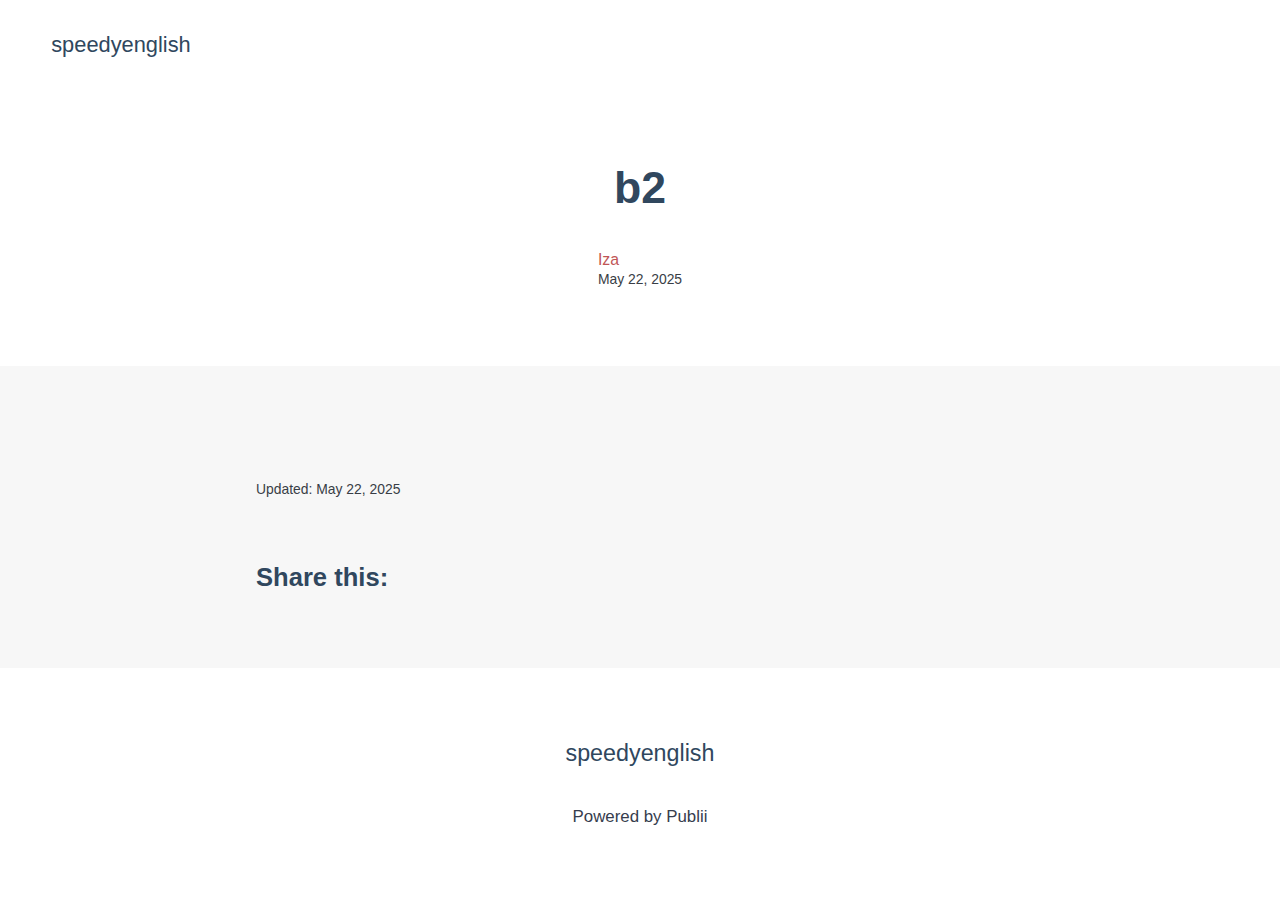
<file: b2.html>
<!DOCTYPE html><html lang="en-gb" data-theme="burgundy-gray"><head><meta charset="utf-8"><meta http-equiv="X-UA-Compatible" content="IE=edge"><meta name="viewport" content="width=device-width,initial-scale=1"><title>b2 - speedyenglish</title><meta name="generator" content="Publii Open-Source CMS for Static Site"><link rel="canonical" href="https://mrphilip7.github.io/blogspeedyenglish/b2.html"><meta property="og:title" content="b2"><meta property="og:site_name" content="speedyenglish"><meta property="og:description" content=""><meta property="og:url" content="https://mrphilip7.github.io/blogspeedyenglish/b2.html"><meta property="og:type" content="article"><link rel="alternate" type="application/atom+xml" href="https://mrphilip7.github.io/blogspeedyenglish/feed.xml" title="speedyenglish - RSS"><link rel="alternate" type="application/json" href="https://mrphilip7.github.io/blogspeedyenglish/feed.json" title="speedyenglish - JSON"><link rel="stylesheet" href="https://mrphilip7.github.io/blogspeedyenglish/assets/css/style.css?v=0d2e678e593568ffea8e62f47d3b2986"><script type="application/ld+json">{"@context":"http://schema.org","@type":"Article","mainEntityOfPage":{"@type":"WebPage","@id":"https://mrphilip7.github.io/blogspeedyenglish/b2.html"},"headline":"b2","datePublished":"2025-05-22T21:18+02:00","dateModified":"2025-05-22T21:18+02:00","description":"","author":{"@type":"Person","name":"Iza","url":"https://mrphilip7.github.io/blogspeedyenglish/authors/iza/"},"publisher":{"@type":"Organization","name":"Iza"}}</script><noscript><style>img[loading] {
                    opacity: 1;
                }</style></noscript></head><body class="post-template"><header class="header" id="js-header"><div><a class="logo" href="https://mrphilip7.github.io/blogspeedyenglish/">speedyenglish</a></div></header><main class="post"><article class="content"><header class="content__inner content__header--centered"><h1 class="h0 content__title">b2</h1><div class="content__meta"><div class="content__meta__author"><div><a href="https://mrphilip7.github.io/blogspeedyenglish/authors/iza/" class="content__author">Iza</a> <time datetime="2025-05-22T21:18" class="content__date">May 22, 2025</time></div></div></div></header><div class="content__body"><div class="content__inner"><div class="content__entry"></div><footer class="content__footer"><div class="content__updated">Updated: <time datetime="2025-05-22T21:18">May 22, 2025</time></div><div class="content__meta"><div class="content__meta__share"><h3>Share this:</h3></div></div></footer></div></div></article></main><footer class="footer section"><div class="footer__inner"><a class="logo footer__logo" href="https://mrphilip7.github.io/blogspeedyenglish/">speedyenglish</a><div class="footer__copyright"><p>Powered by Publii</p></div></div><button class="footer__bttop js-scroll-to-top" aria-label="Back to top" title="Back to top"><svg><use xlink:href="https://mrphilip7.github.io/blogspeedyenglish/assets/svg/svg-map.svg#toparrow"/></svg></button></footer><script defer="defer" src="https://mrphilip7.github.io/blogspeedyenglish/assets/js/scripts.min.js?v=8680a80b5605dca08d4eef4416e29e9f"></script><script>window.publiiThemeMenuConfig = {    
      mobileMenuMode: 'sidebar',
      animationSpeed: 300,
      submenuWidth: 'auto',
      doubleClickTime: 500,
      mobileMenuExpandableSubmenus: true, 
      relatedContainerForOverlayMenuSelector: '.navbar',
   };</script><script>var images = document.querySelectorAll('img[loading]');

      for (var i = 0; i < images.length; i++) {
         if (images[i].complete) {
               images[i].classList.add('is-loaded');
         } else {
               images[i].addEventListener('load', function () {
                  this.classList.add('is-loaded');
               }, false);
         }
      }</script></body></html>
</file>
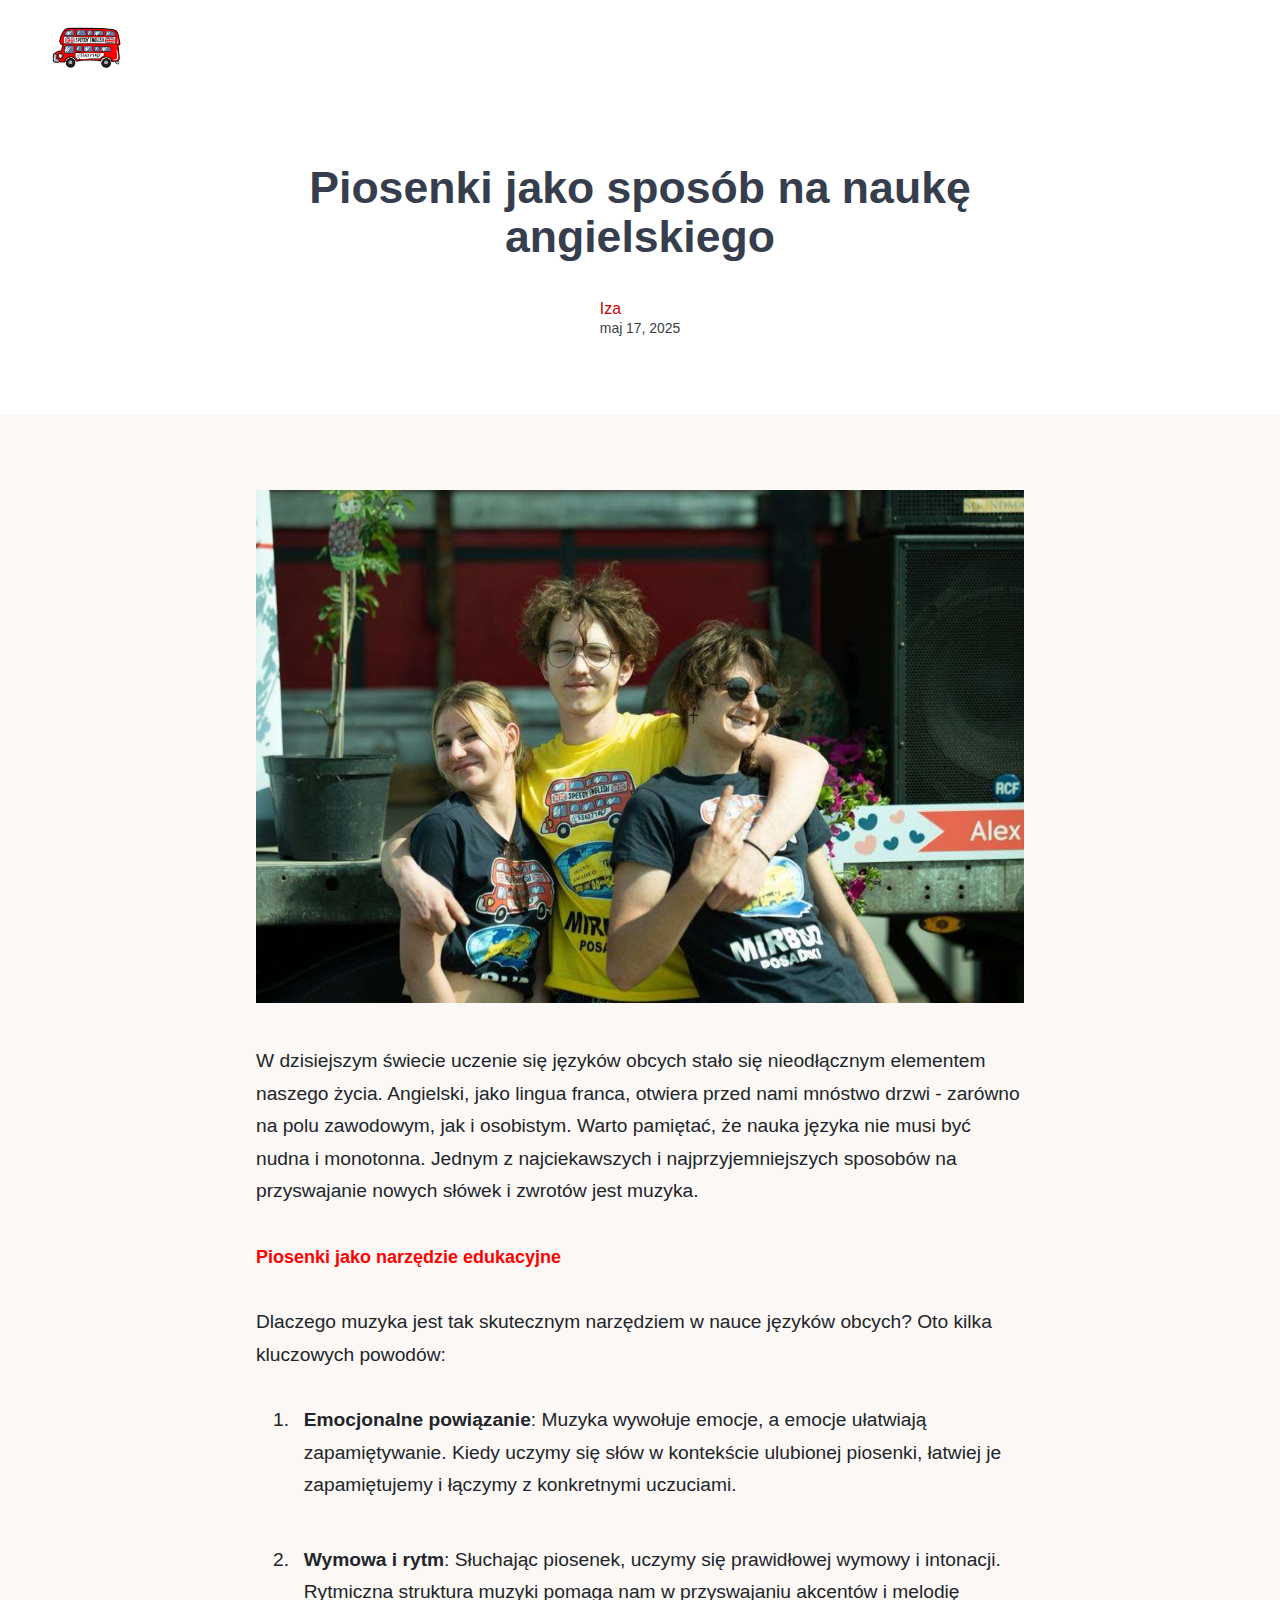
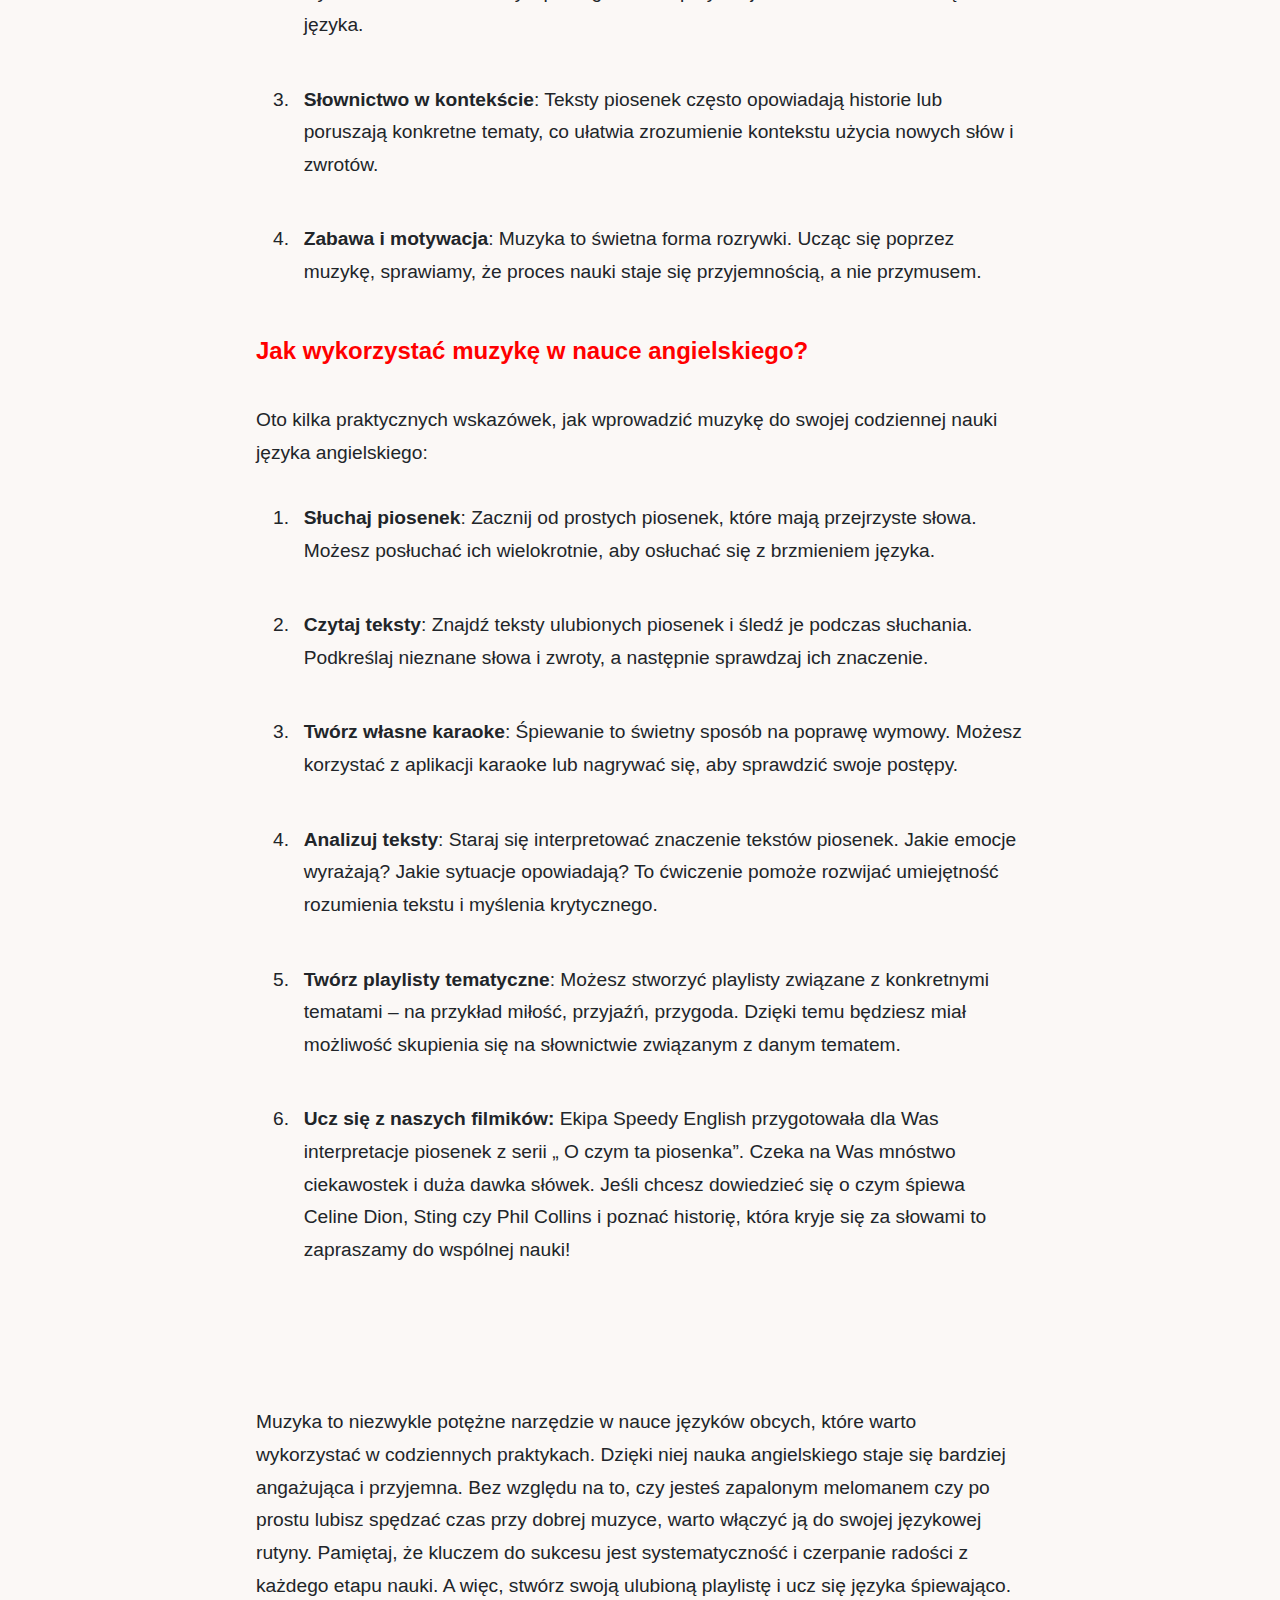
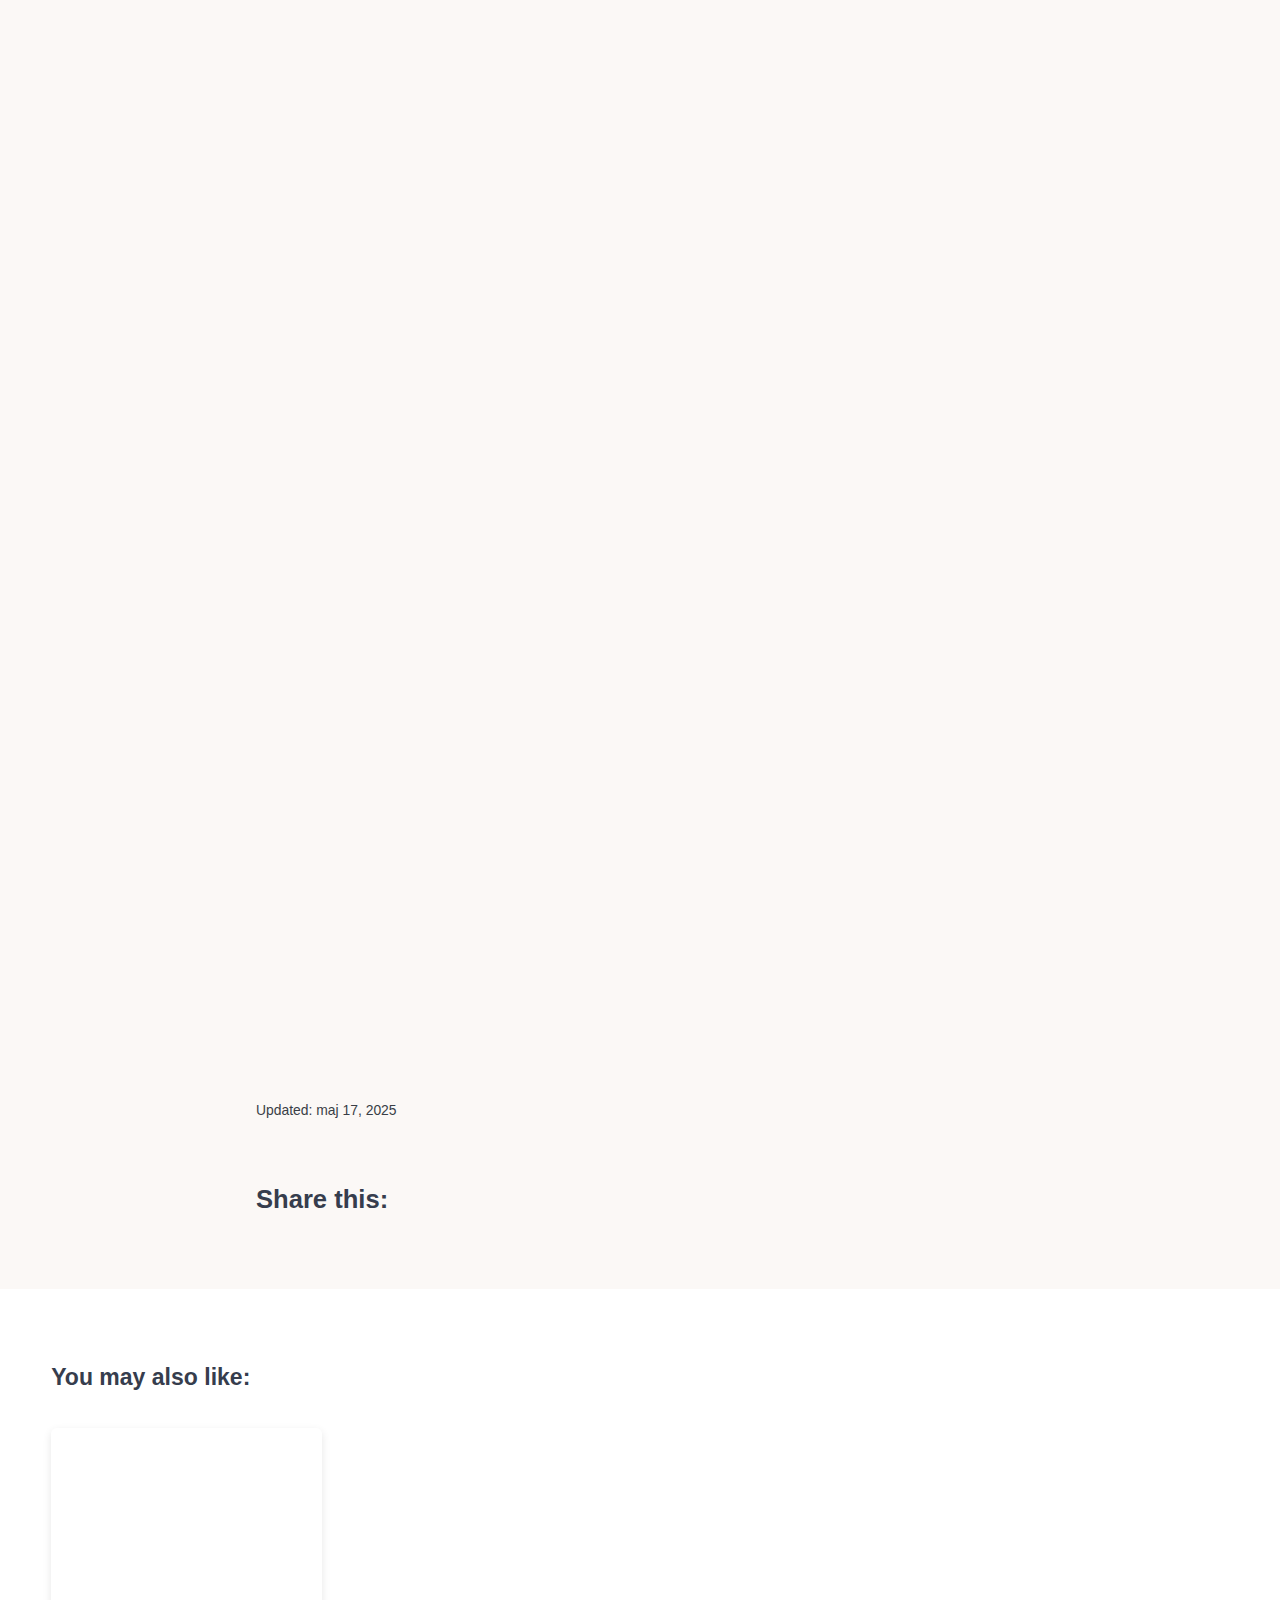
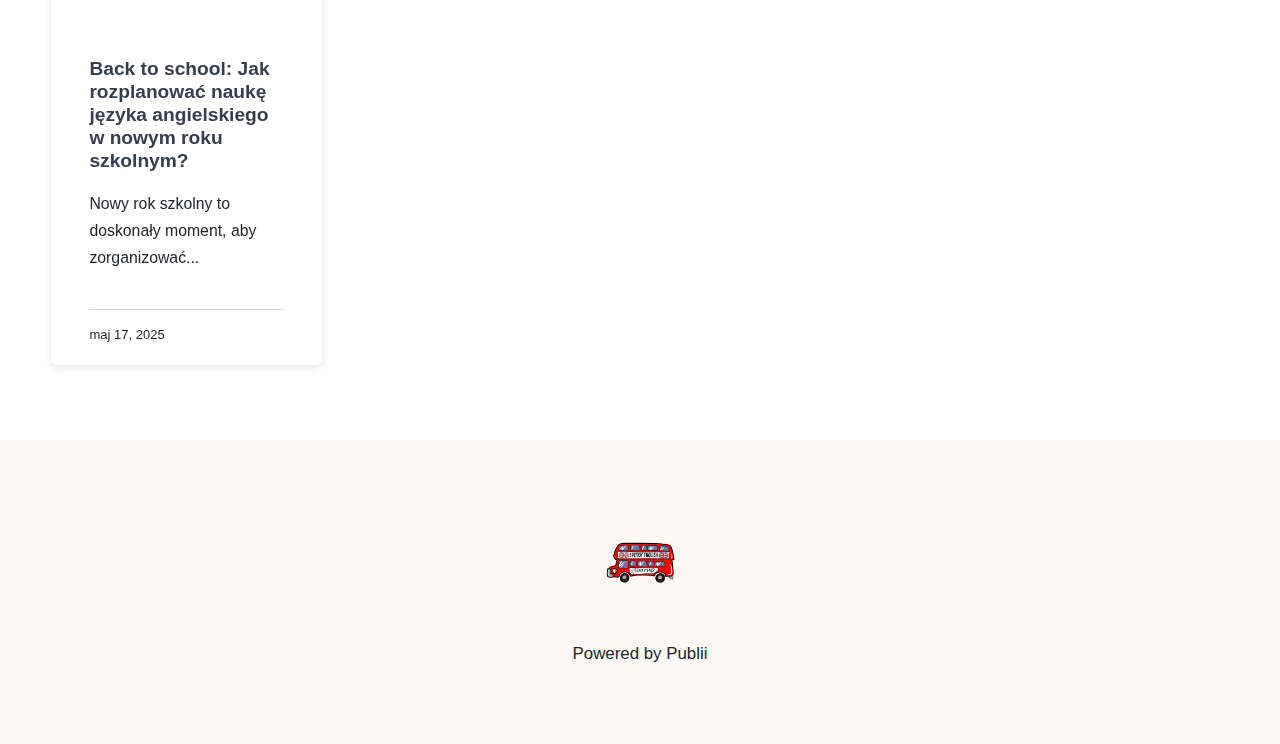
<file: piosenki-jako-sposob-na-nauke-angielskiego.html>
<!DOCTYPE html><html lang="pl" data-theme="custom"><head><meta charset="utf-8"><meta http-equiv="X-UA-Compatible" content="IE=edge"><meta name="viewport" content="width=device-width,initial-scale=1"><title>Piosenki jako sposób na naukę angielskiego - blog.speedyenglish.pl</title><meta name="description" content="W dzisiejszym świecie uczenie się języków obcych stało się nieodłącznym elementem naszego życia. Angielski, jako lingua franca, otwiera przed nami mnóstwo drzwi - zarówno na polu zawodowym, jak i osobistym. Warto pamiętać, że nauka języka nie musi być nudna i monotonna. Jednym z najciekawszych i najprzyjemniejszych sposobów na przyswajanie nowych&hellip;"><meta name="generator" content="Publii Open-Source CMS for Static Site"><script type="text/javascript" async src="https://www.googletagmanager.com/gtag/js?id="></script><script type="text/javascript">window.dataLayer = window.dataLayer || [];
				  function gtag(){dataLayer.push(arguments);}
				  gtag('js', new Date());
				  gtag('config', '' );</script><link rel="canonical" href="https://mrphilip7.github.io/blogspeedyenglish/piosenki-jako-sposob-na-nauke-angielskiego.html"><meta property="og:title" content="Piosenki jako sposób na naukę angielskiego"><meta property="og:image" content="https://mrphilip7.github.io/blogspeedyenglish/media/posts/4/blog-4-zdj1.jpeg"><meta property="og:image:width" content="1024"><meta property="og:image:height" content="684"><meta property="og:site_name" content="blog.speedyenglish.pl"><meta property="og:description" content="W dzisiejszym świecie uczenie się języków obcych stało się nieodłącznym elementem naszego życia. Angielski, jako lingua franca, otwiera przed nami mnóstwo drzwi - zarówno na polu zawodowym, jak i osobistym. Warto pamiętać, że nauka języka nie musi być nudna i monotonna. Jednym z najciekawszych i najprzyjemniejszych sposobów na przyswajanie nowych&hellip;"><meta property="og:url" content="https://mrphilip7.github.io/blogspeedyenglish/piosenki-jako-sposob-na-nauke-angielskiego.html"><meta property="og:type" content="article"><link rel="alternate" type="application/atom+xml" href="https://mrphilip7.github.io/blogspeedyenglish/feed.xml" title="blog.speedyenglish.pl - RSS"><link rel="alternate" type="application/json" href="https://mrphilip7.github.io/blogspeedyenglish/feed.json" title="blog.speedyenglish.pl - JSON"><link rel="stylesheet" href="https://mrphilip7.github.io/blogspeedyenglish/assets/css/style.css?v=0d556ac7c01f7da7bcd2398b2987647e"><script type="application/ld+json">{"@context":"http://schema.org","@type":"Article","mainEntityOfPage":{"@type":"WebPage","@id":"https://mrphilip7.github.io/blogspeedyenglish/piosenki-jako-sposob-na-nauke-angielskiego.html"},"headline":"Piosenki jako sposób na naukę angielskiego","datePublished":"2025-05-17T22:31+02:00","dateModified":"2025-05-17T22:53+02:00","image":{"@type":"ImageObject","url":"https://mrphilip7.github.io/blogspeedyenglish/media/posts/4/blog-4-zdj1.jpeg","height":684,"width":1024},"description":"W dzisiejszym świecie uczenie się języków obcych stało się nieodłącznym elementem naszego życia. Angielski, jako lingua franca, otwiera przed nami mnóstwo drzwi - zarówno na polu zawodowym, jak i osobistym. Warto pamiętać, że nauka języka nie musi być nudna i monotonna. Jednym z najciekawszych i najprzyjemniejszych sposobów na przyswajanie nowych&hellip;","author":{"@type":"Person","name":"Iza","url":"https://mrphilip7.github.io/blogspeedyenglish/authors/iza/"},"publisher":{"@type":"Organization","name":"Iza","logo":{"@type":"ImageObject","url":"https://mrphilip7.github.io/blogspeedyenglish/media/website/autobusik_256x2561.png","height":256,"width":256}}}</script><noscript><style>img[loading] {
                    opacity: 1;
                }</style></noscript></head><body class="post-template"><header class="header" id="js-header"><div><a class="logo" href="https://mrphilip7.github.io/blogspeedyenglish/"><img src="https://mrphilip7.github.io/blogspeedyenglish/media/website/autobusik_256x2561.png" alt="blog.speedyenglish.pl" width="256" height="256"></a></div></header><main class="post"><article class="content"><header class="content__inner content__header--centered"><h1 class="h0 content__title">Piosenki jako sposób na naukę angielskiego</h1><div class="content__meta"><div class="content__meta__author"><div><a href="https://mrphilip7.github.io/blogspeedyenglish/authors/iza/" class="content__author">Iza</a> <time datetime="2025-05-17T22:31" class="content__date">maj 17, 2025</time></div></div></div></header><div class="content__body"><div class="content__inner"><figure class="content__featured-image"><img src="https://mrphilip7.github.io/blogspeedyenglish/media/posts/4/blog-4-zdj1.jpeg" srcset="https://mrphilip7.github.io/blogspeedyenglish/media/posts/4/responsive/blog-4-zdj1-xs.jpeg 300w, https://mrphilip7.github.io/blogspeedyenglish/media/posts/4/responsive/blog-4-zdj1-sm.jpeg 480w, https://mrphilip7.github.io/blogspeedyenglish/media/posts/4/responsive/blog-4-zdj1-md.jpeg 768w, https://mrphilip7.github.io/blogspeedyenglish/media/posts/4/responsive/blog-4-zdj1-xl.jpeg 1200w" sizes="(max-width: 1200px) 100vw, 1200px" loading="eager" height="684" width="1024" alt=""></figure><div class="content__entry"><section class="py-5 my-5"><div class="container py-5"><div class="row mb-2"><div class="col-md-8 col-xl-6 text-center mx-auto"><p>W dzisiejszym świecie uczenie się języków obcych stało się nieodłącznym elementem naszego życia. Angielski, jako lingua franca, otwiera przed nami mnóstwo drzwi - zarówno na polu zawodowym, jak i osobistym. Warto pamiętać, że nauka języka nie musi być nudna i monotonna. Jednym z najciekawszych i najprzyjemniejszych sposobów na przyswajanie nowych słówek i zwrotów jest muzyka.</p><p><span style="color: #ff0000;"><span style="font-size: large;"><strong>Piosenki jako narzędzie edukacyjne</strong></span></span></p><p>Dlaczego muzyka jest tak skutecznym narzędziem w nauce języków obcych? Oto kilka kluczowych powodów:</p><ol><li><p><strong>Emocjonalne powiązanie</strong>: Muzyka wywołuje emocje, a emocje ułatwiają zapamiętywanie. Kiedy uczymy się słów w kontekście ulubionej piosenki, łatwiej je zapamiętujemy i łączymy z konkretnymi uczuciami.</p></li><li><p><strong>Wymowa i rytm</strong>: Słuchając piosenek, uczymy się prawidłowej wymowy i intonacji. Rytmiczna struktura muzyki pomaga nam w przyswajaniu akcentów i melodię języka.</p></li><li><p><strong>Słownictwo w kontekście</strong>: Teksty piosenek często opowiadają historie lub poruszają konkretne tematy, co ułatwia zrozumienie kontekstu użycia nowych słów i zwrotów.</p></li><li><p><strong>Zabawa i motywacja</strong>: Muzyka to świetna forma rozrywki. Ucząc się poprzez muzykę, sprawiamy, że proces nauki staje się przyjemnością, a nie przymusem.</p></li></ol><p><span style="color: #ff0000;"><span style="font-size: x-large;"><strong>Jak wykorzystać muzykę w nauce angielskiego?</strong></span></span></p><p>Oto kilka praktycznych wskazówek, jak wprowadzić muzykę do swojej codziennej nauki języka angielskiego:</p><ol><li><p><strong>Słuchaj piosenek</strong>: Zacznij od prostych piosenek, które mają przejrzyste słowa. Możesz posłuchać ich wielokrotnie, aby osłuchać się z brzmieniem języka.</p></li><li><p><strong>Czytaj teksty</strong>: Znajdź teksty ulubionych piosenek i śledź je podczas słuchania. Podkreślaj nieznane słowa i zwroty, a następnie sprawdzaj ich znaczenie.</p></li><li><p><strong>Twórz własne karaoke</strong>: Śpiewanie to świetny sposób na poprawę wymowy. Możesz korzystać z aplikacji karaoke lub nagrywać się, aby sprawdzić swoje postępy.</p></li><li><p><strong>Analizuj teksty</strong>: Staraj się interpretować znaczenie tekstów piosenek. Jakie emocje wyrażają? Jakie sytuacje opowiadają? To ćwiczenie pomoże rozwijać umiejętność rozumienia tekstu i myślenia krytycznego.</p></li><li><p><strong>Twórz playlisty tematyczne</strong>: Możesz stworzyć playlisty związane z konkretnymi tematami – na przykład miłość, przyjaźń, przygoda. Dzięki temu będziesz miał możliwość skupienia się na słownictwie związanym z danym tematem.</p></li><li><p><strong>Ucz się z naszych filmików: </strong>Ekipa Speedy English przygotowała dla Was interpretacje piosenek z serii „ O czym ta piosenka”. Czeka na Was mnóstwo ciekawostek i duża dawka słówek. Jeśli chcesz dowiedzieć się o czym śpiewa Celine Dion, Sting czy Phil Collins i poznać historię, która kryje się za słowami to zapraszamy do wspólnej nauki!</p></li></ol><p><br><br></p><p>Muzyka to niezwykle potężne narzędzie w nauce języków obcych, które warto wykorzystać w codziennych praktykach. Dzięki niej nauka angielskiego staje się bardziej angażująca i przyjemna. Bez względu na to, czy jesteś zapalonym melomanem czy po prostu lubisz spędzać czas przy dobrej muzyce, warto włączyć ją do swojej językowej rutyny. Pamiętaj, że kluczem do sukcesu jest systematyczność i czerpanie radości z każdego etapu nauki. A więc, stwórz swoją ulubioną playlistę i ucz się języka śpiewająco.</p><p><br><br></p><div class="post__iframe"><iframe width="560" height="315" src="https://www.youtube.com/embed/U_rV7T2uWXU?si=_mvqCpFvQ93Xeo7C" title="YouTube video player" frameborder="0" allow="accelerometer; autoplay; clipboard-write; encrypted-media; gyroscope; picture-in-picture; web-share" referrerpolicy="strict-origin-when-cross-origin" allowfullscreen="allowfullscreen" data-mce-fragment="1"></iframe></div><br><br><div class="post__iframe"><iframe loading="lazy" width="560" height="315" src="https://www.youtube.com/embed/gpZs-P4ILTg?si=Bow0CzvumRUzRBlN" title="YouTube video player" frameborder="0" allow="accelerometer; autoplay; clipboard-write; encrypted-media; gyroscope; picture-in-picture; web-share" referrerpolicy="strict-origin-when-cross-origin" allowfullscreen="allowfullscreen" data-mce-fragment="1"></iframe></div></div></div></div></section><footer><div class="container py-4 py-lg-5"><div class="row row-cols-2 row-cols-md-4"><div class="col-sm-4 col-md-3 col-lg-3 col-xl-3 text-lg-start d-flex flex-column"> </div></div></div></footer></div><footer class="content__footer"><div class="content__updated">Updated: <time datetime="2025-05-17T22:53">maj 17, 2025</time></div><div class="content__meta"><div class="content__meta__share"><h3>Share this:</h3></div></div></footer></div></div></article><div class="section content__related"><div class="wrapper"><h3 class="h4 section__title">You may also like:</h3><div class="card-container card-container--col4"><article class="card"><div class="card__image"><img src="https://mrphilip7.github.io/blogspeedyenglish/back-to-school-jak-rozplanowac-nauke-jezyka-angielskiego-w-nowym-roku-szkolnym.html" srcset="https://mrphilip7.github.io/blogspeedyenglish/media/posts/5/responsive/blog51-xs.jpeg 300w, https://mrphilip7.github.io/blogspeedyenglish/media/posts/5/responsive/blog51-sm.jpeg 480w, https://mrphilip7.github.io/blogspeedyenglish/media/posts/5/responsive/blog51-md.jpeg 768w" sizes="https://mrphilip7.github.io/blogspeedyenglish/media/posts/5/responsive/blog51-xs.jpeg 300w ,https://mrphilip7.github.io/blogspeedyenglish/media/posts/5/responsive/blog51-sm.jpeg 480w ,https://mrphilip7.github.io/blogspeedyenglish/media/posts/5/responsive/blog51-md.jpeg 768w" loading="lazy" height="563" width="1000" alt=""></div><div class="card__content"><h2 class="card__title"><a href="https://mrphilip7.github.io/blogspeedyenglish/back-to-school-jak-rozplanowac-nauke-jezyka-angielskiego-w-nowym-roku-szkolnym.html" class="invert">Back to school: Jak rozplanować naukę języka angielskiego w nowym roku szkolnym?</a></h2><p>Nowy rok szkolny to doskonały moment, aby zorganizować...</p><footer class="card__footer"><time datetime="2025-05-17T22:55">maj 17, 2025 </time><a href="https://getpocket.com/save?url=https%3A%2F%2Fmrphilip7.github.io%2Fblogspeedyenglish%2Fback-to-school-jak-rozplanowac-nauke-jezyka-angielskiego-w-nowym-roku-szkolnym.html&title=Back%20to%20school%3A%20Jak%20rozplanowa%C4%87%20nauk%C4%99%20j%C4%99zyka%20angielskiego%20w%20nowym%20roku%20szkolnym%3F" class="btn btn--clean card__readlater js-share" aria-label="Read later"><svg><use xlink:href="https://mrphilip7.github.io/blogspeedyenglish/assets/svg/svg-map.svg#readlater"/></svg></a></footer></div></article></div></div></div></main><footer class="footer section section--lightest"><div class="footer__inner"><a class="logo footer__logo" href="https://mrphilip7.github.io/blogspeedyenglish/"><img src="https://mrphilip7.github.io/blogspeedyenglish/media/website/autobusik_256x2561.png" alt="blog.speedyenglish.pl" width="256" height="256"></a><div class="footer__copyright"><p>Powered by Publii</p></div></div><button class="footer__bttop js-scroll-to-top" aria-label="Back to top" title="Back to top"><svg><use xlink:href="https://mrphilip7.github.io/blogspeedyenglish/assets/svg/svg-map.svg#toparrow"/></svg></button></footer><script defer="defer" src="https://mrphilip7.github.io/blogspeedyenglish/assets/js/scripts.min.js?v=8680a80b5605dca08d4eef4416e29e9f"></script><script>window.publiiThemeMenuConfig = {    
      mobileMenuMode: 'sidebar',
      animationSpeed: 300,
      submenuWidth: 'auto',
      doubleClickTime: 500,
      mobileMenuExpandableSubmenus: true, 
      relatedContainerForOverlayMenuSelector: '.navbar',
   };</script><script>var images = document.querySelectorAll('img[loading]');

      for (var i = 0; i < images.length; i++) {
         if (images[i].complete) {
               images[i].classList.add('is-loaded');
         } else {
               images[i].addEventListener('load', function () {
                  this.classList.add('is-loaded');
               }, false);
         }
      }</script></body></html>
</file>
